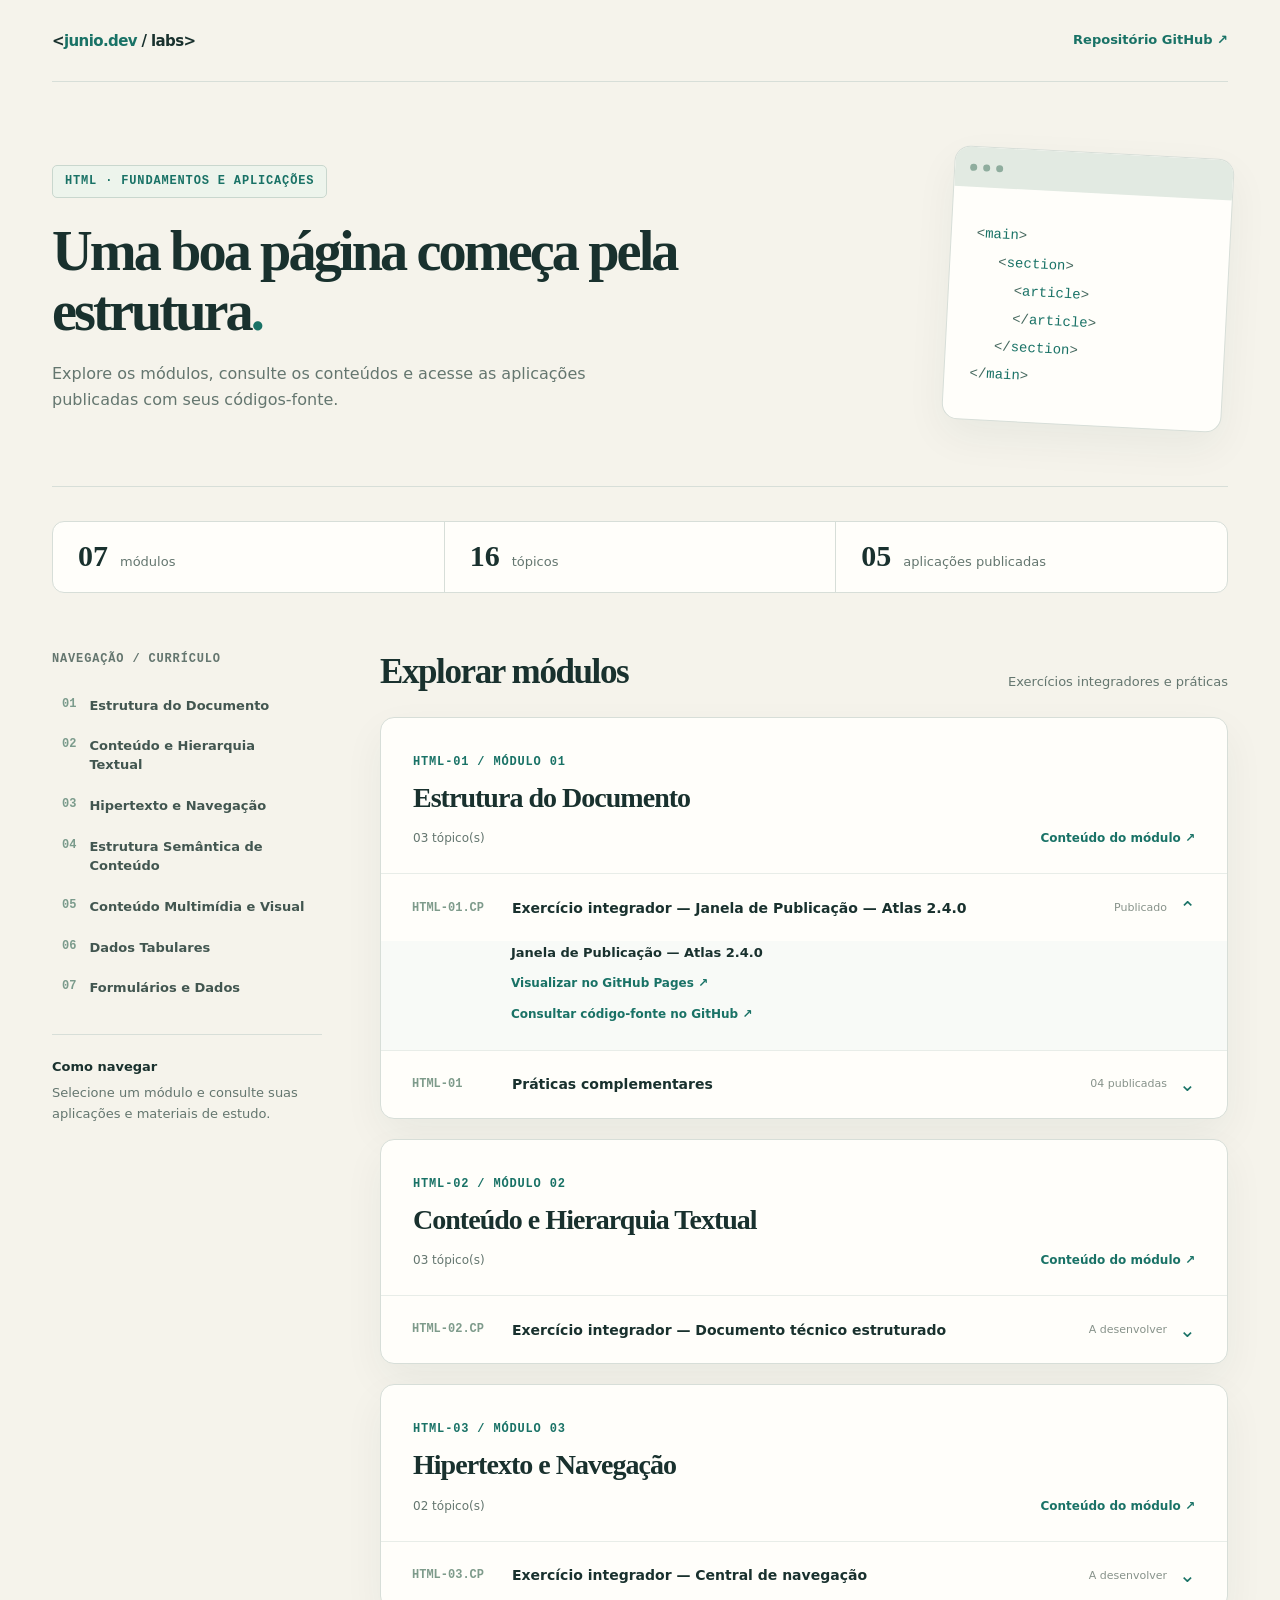
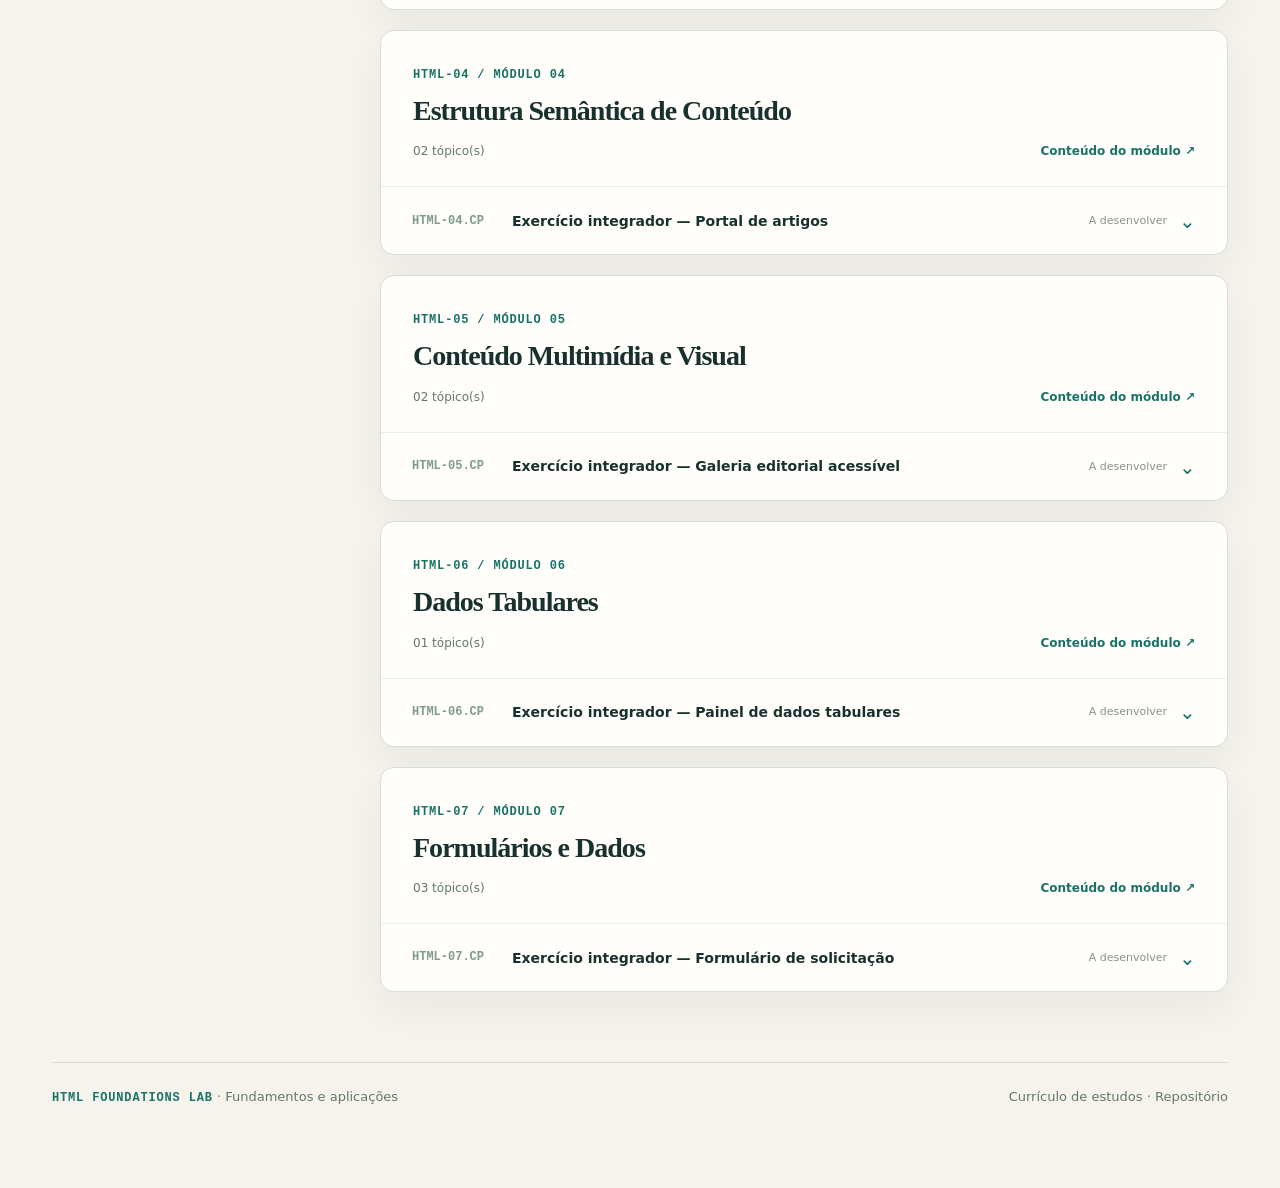
<file: html-lab/index.html>
<!DOCTYPE html>
<html lang="pt-BR">
<head>
  <meta charset="UTF-8">
  <meta name="viewport" content="width=device-width, initial-scale=1.0">
  <meta name="description" content="Módulos e aplicações do HTML Foundations Lab.">
  <title>HTML Foundations Lab — Exercícios</title>
  <link rel="stylesheet" href="./style.css">
</head>
<body>
<div class="page">
  <header class="topbar"><a class="wordmark" href="#top" aria-label="Voltar ao início">&lt;<em>junio.dev</em> / labs&gt;</a><a class="toplink" href="https://github.com/JunioHGD/html-foundations-lab" target="_blank" rel="noopener noreferrer">Repositório GitHub ↗</a></header>
  <main id="top">
    <section class="hero" aria-labelledby="page-title"><div class="hero-content"><span class="eyebrow">HTML · Fundamentos e aplicações</span><h1 id="page-title">Uma boa página começa pela estrutura<span class="accent">.</span></h1><p class="lead">Explore os módulos, consulte os conteúdos e acesse as aplicações publicadas com seus códigos-fonte.</p></div><div class="hero-graphic" aria-hidden="true"><div class="graphic-toolbar"><i></i><i></i><i></i></div><div class="graphic-lines">&lt;<span>main</span>&gt;<div class="indent">&lt;<span>section</span>&gt;</div><div class="indent">&nbsp; &lt;<span>article</span>&gt;</div><div class="indent">&nbsp; &lt;/<span>article</span>&gt;</div><div class="indent">&lt;/<span>section</span>&gt;</div>&lt;/<span>main</span>&gt;</div></div></section>
    <div class="stats" aria-label="Resumo curricular"><div class="stat"><strong>07</strong><span>módulos</span></div><div class="stat"><strong>16</strong><span>tópicos</span></div><div class="stat"><strong>05</strong><span>aplicações publicadas</span></div></div>
    <div class="layout"><aside class="sidebar" aria-label="Índice de módulos"><p class="aside-kicker">Navegação / currículo</p><nav aria-label="Ir para o módulo"><ol class="module-nav">
    <li><a href="#html-01"><span>01</span>Estrutura do Documento</a></li>
<li><a href="#html-02"><span>02</span>Conteúdo e Hierarquia Textual</a></li>
<li><a href="#html-03"><span>03</span>Hipertexto e Navegação</a></li>
<li><a href="#html-04"><span>04</span>Estrutura Semântica de Conteúdo</a></li>
<li><a href="#html-05"><span>05</span>Conteúdo Multimídia e Visual</a></li>
<li><a href="#html-06"><span>06</span>Dados Tabulares</a></li>
<li><a href="#html-07"><span>07</span>Formulários e Dados</a></li>
    </ol></nav><div class="sidebar-note"><strong>Como navegar</strong>Selecione um módulo e consulte suas aplicações e materiais de estudo.</div></aside>
    <div class="content"><div class="section-heading"><h2>Explorar módulos</h2><p>Exercícios integradores e práticas</p></div><div class="modules">
<section class="module" id="html-01" aria-labelledby="heading-html-01"><div class="module-header"><span class="module-id">HTML-01 / MÓDULO 01</span><h3 id="heading-html-01">Estrutura do Documento</h3><div class="module-meta"><span class="module-count">03 tópico(s)</span><a class="check-link" href="https://github.com/JunioHGD/html-foundations-lab/tree/main/modules/html-01-estrutura-do-documento" target="_blank" rel="noopener noreferrer">Conteúdo do módulo ↗</a></div></div>
<details class="topic" open><summary><span class="topic-id">HTML-01.CP</span><span class="topic-title">Exercício integrador — Janela de Publicação — Atlas 2.4.0</span><span class="topic-state">Publicado</span><span class="chevron" aria-hidden="true">⌄</span></summary><div class="topic-panel">
<div class="exercise-entry"><strong class="exercise-title">Janela de Publicação — Atlas 2.4.0</strong><div class="exercise-links"><a class="doc-link" href="https://juniohgd.github.io/html-foundations-lab/modules/html-01-estrutura-do-documento/" target="_blank" rel="noopener noreferrer">Visualizar no GitHub Pages ↗</a><a class="doc-link" href="https://github.com/JunioHGD/html-foundations-lab/tree/main/modules/html-01-estrutura-do-documento" target="_blank" rel="noopener noreferrer">Consultar código-fonte no GitHub ↗</a></div></div>
</div></details>
<details class="topic"><summary><span class="topic-id">HTML-01</span><span class="topic-title">Práticas complementares</span><span class="topic-state">04 publicadas</span><span class="chevron" aria-hidden="true">⌄</span></summary><div class="topic-panel">
<div class="exercise-entry"><strong class="exercise-title">Reparando a fila de suporte</strong><div class="exercise-links"><a class="doc-link" href="https://juniohgd.github.io/html-foundations-lab/modules/html-01-estrutura-do-documento/exercises/HTML-01.01-E01-reparando-a-fila-de-suporte/" target="_blank" rel="noopener noreferrer">Visualizar no GitHub Pages ↗</a><a class="doc-link" href="https://github.com/JunioHGD/html-foundations-lab/tree/main/modules/html-01-estrutura-do-documento/exercises/HTML-01.01-E01-reparando-a-fila-de-suporte" target="_blank" rel="noopener noreferrer">Consultar código-fonte no GitHub ↗</a></div></div>
<div class="exercise-entry"><strong class="exercise-title">Reconstruindo a conferência de expedição</strong><div class="exercise-links"><a class="doc-link" href="https://juniohgd.github.io/html-foundations-lab/modules/html-01-estrutura-do-documento/exercises/HTML-01.01-E02-reconstruindo-a-conferencia-de-expedi%C3%A7%C3%A3o/" target="_blank" rel="noopener noreferrer">Visualizar no GitHub Pages ↗</a><a class="doc-link" href="https://github.com/JunioHGD/html-foundations-lab/tree/main/modules/html-01-estrutura-do-documento/exercises/HTML-01.01-E02-reconstruindo-a-conferencia-de-expedi%C3%A7%C3%A3o" target="_blank" rel="noopener noreferrer">Consultar código-fonte no GitHub ↗</a></div></div>
<div class="exercise-entry"><strong class="exercise-title">Central de disponibilidade NexoOps</strong><div class="exercise-links"><a class="doc-link" href="https://juniohgd.github.io/html-foundations-lab/modules/html-01-estrutura-do-documento/exercises/HTML-01.02-E01-central-de-disponibilidade-nexoOps/" target="_blank" rel="noopener noreferrer">Visualizar no GitHub Pages ↗</a><a class="doc-link" href="https://github.com/JunioHGD/html-foundations-lab/tree/main/modules/html-01-estrutura-do-documento/exercises/HTML-01.02-E01-central-de-disponibilidade-nexoOps" target="_blank" rel="noopener noreferrer">Consultar código-fonte no GitHub ↗</a></div></div>
<div class="exercise-entry"><strong class="exercise-title">Painel de triagem de incidentes</strong><div class="exercise-links"><a class="doc-link" href="https://juniohgd.github.io/html-foundations-lab/modules/html-01-estrutura-do-documento/exercises/HTML-01.03-E01-painel-de-triagem-de-incidente/" target="_blank" rel="noopener noreferrer">Visualizar no GitHub Pages ↗</a><a class="doc-link" href="https://github.com/JunioHGD/html-foundations-lab/tree/main/modules/html-01-estrutura-do-documento/exercises/HTML-01.03-E01-painel-de-triagem-de-incidente" target="_blank" rel="noopener noreferrer">Consultar código-fonte no GitHub ↗</a></div></div>
</div></details>
</section>
<section class="module" id="html-02" aria-labelledby="heading-html-02"><div class="module-header"><span class="module-id">HTML-02 / MÓDULO 02</span><h3 id="heading-html-02">Conteúdo e Hierarquia Textual</h3><div class="module-meta"><span class="module-count">03 tópico(s)</span><a class="check-link" href="https://github.com/JunioHGD/html-foundations-lab/tree/main/modules/html-02-conteudo-e-hierarquia-textual" target="_blank" rel="noopener noreferrer">Conteúdo do módulo ↗</a></div></div>
<details class="topic"><summary><span class="topic-id">HTML-02.CP</span><span class="topic-title">Exercício integrador — Documento técnico estruturado</span><span class="topic-state">A desenvolver</span><span class="chevron" aria-hidden="true">⌄</span></summary><div class="topic-panel">
<p class="empty-state">Criar uma página de documentação com seções, listas, exemplos de código e referências textuais acessíveis.</p><a class="doc-link" href="https://github.com/JunioHGD/html-foundations-lab/tree/main/modules/html-02-conteudo-e-hierarquia-textual" target="_blank" rel="noopener noreferrer">Consultar objetivos e tópicos do módulo ↗</a>
</div></details>
</section>
<section class="module" id="html-03" aria-labelledby="heading-html-03"><div class="module-header"><span class="module-id">HTML-03 / MÓDULO 03</span><h3 id="heading-html-03">Hipertexto e Navegação</h3><div class="module-meta"><span class="module-count">02 tópico(s)</span><a class="check-link" href="https://github.com/JunioHGD/html-foundations-lab/tree/main/modules/html-03-hipertexto-e-navegacao" target="_blank" rel="noopener noreferrer">Conteúdo do módulo ↗</a></div></div>
<details class="topic"><summary><span class="topic-id">HTML-03.CP</span><span class="topic-title">Exercício integrador — Central de navegação</span><span class="topic-state">A desenvolver</span><span class="chevron" aria-hidden="true">⌄</span></summary><div class="topic-panel">
<p class="empty-state">Criar duas ou mais páginas interligadas, com menu, links internos e navegação acessível.</p><a class="doc-link" href="https://github.com/JunioHGD/html-foundations-lab/tree/main/modules/html-03-hipertexto-e-navegacao" target="_blank" rel="noopener noreferrer">Consultar objetivos e tópicos do módulo ↗</a>
</div></details>
</section>
<section class="module" id="html-04" aria-labelledby="heading-html-04"><div class="module-header"><span class="module-id">HTML-04 / MÓDULO 04</span><h3 id="heading-html-04">Estrutura Semântica de Conteúdo</h3><div class="module-meta"><span class="module-count">02 tópico(s)</span><a class="check-link" href="https://github.com/JunioHGD/html-foundations-lab/tree/main/modules/html-04-estrutura-semantica-de-conteudo" target="_blank" rel="noopener noreferrer">Conteúdo do módulo ↗</a></div></div>
<details class="topic"><summary><span class="topic-id">HTML-04.CP</span><span class="topic-title">Exercício integrador — Portal de artigos</span><span class="topic-state">A desenvolver</span><span class="chevron" aria-hidden="true">⌄</span></summary><div class="topic-panel">
<p class="empty-state">Organizar uma página com cabeçalho, navegação, conteúdo principal, artigos, informações complementares e rodapé.</p><a class="doc-link" href="https://github.com/JunioHGD/html-foundations-lab/tree/main/modules/html-04-estrutura-semantica-de-conteudo" target="_blank" rel="noopener noreferrer">Consultar objetivos e tópicos do módulo ↗</a>
</div></details>
</section>
<section class="module" id="html-05" aria-labelledby="heading-html-05"><div class="module-header"><span class="module-id">HTML-05 / MÓDULO 05</span><h3 id="heading-html-05">Conteúdo Multimídia e Visual</h3><div class="module-meta"><span class="module-count">02 tópico(s)</span><a class="check-link" href="https://github.com/JunioHGD/html-foundations-lab/tree/main/modules/html-05-conteudo-multimidia-e-visual" target="_blank" rel="noopener noreferrer">Conteúdo do módulo ↗</a></div></div>
<details class="topic"><summary><span class="topic-id">HTML-05.CP</span><span class="topic-title">Exercício integrador — Galeria editorial acessível</span><span class="topic-state">A desenvolver</span><span class="chevron" aria-hidden="true">⌄</span></summary><div class="topic-panel">
<p class="empty-state">Apresentar imagens e legendas em uma página semântica e responsiva; incluir áudio ou vídeo somente se houver motivo funcional.</p><a class="doc-link" href="https://github.com/JunioHGD/html-foundations-lab/tree/main/modules/html-05-conteudo-multimidia-e-visual" target="_blank" rel="noopener noreferrer">Consultar objetivos e tópicos do módulo ↗</a>
</div></details>
</section>
<section class="module" id="html-06" aria-labelledby="heading-html-06"><div class="module-header"><span class="module-id">HTML-06 / MÓDULO 06</span><h3 id="heading-html-06">Dados Tabulares</h3><div class="module-meta"><span class="module-count">01 tópico(s)</span><a class="check-link" href="https://github.com/JunioHGD/html-foundations-lab/tree/main/modules/html-06-dados-tabulares" target="_blank" rel="noopener noreferrer">Conteúdo do módulo ↗</a></div></div>
<details class="topic"><summary><span class="topic-id">HTML-06.CP</span><span class="topic-title">Exercício integrador — Painel de dados tabulares</span><span class="topic-state">A desenvolver</span><span class="chevron" aria-hidden="true">⌄</span></summary><div class="topic-panel">
<p class="empty-state">Exibir um conjunto coerente de registros em tabela com cabeçalhos, legenda e organização semântica.</p><a class="doc-link" href="https://github.com/JunioHGD/html-foundations-lab/tree/main/modules/html-06-dados-tabulares" target="_blank" rel="noopener noreferrer">Consultar objetivos e tópicos do módulo ↗</a>
</div></details>
</section>
<section class="module" id="html-07" aria-labelledby="heading-html-07"><div class="module-header"><span class="module-id">HTML-07 / MÓDULO 07</span><h3 id="heading-html-07">Formulários e Dados</h3><div class="module-meta"><span class="module-count">03 tópico(s)</span><a class="check-link" href="https://github.com/JunioHGD/html-foundations-lab/tree/main/modules/html-07-formularios-e-dados" target="_blank" rel="noopener noreferrer">Conteúdo do módulo ↗</a></div></div>
<details class="topic"><summary><span class="topic-id">HTML-07.CP</span><span class="topic-title">Exercício integrador — Formulário de solicitação</span><span class="topic-state">A desenvolver</span><span class="chevron" aria-hidden="true">⌄</span></summary><div class="topic-panel">
<p class="empty-state">Implementar formulário acessível com campos relacionados, validação e comportamento de submissão observável no navegador.</p><a class="doc-link" href="https://github.com/JunioHGD/html-foundations-lab/tree/main/modules/html-07-formularios-e-dados" target="_blank" rel="noopener noreferrer">Consultar objetivos e tópicos do módulo ↗</a>
</div></details>
</section>
</div></div></div>
  </main>
  <footer class="footer"><span><strong class="footer-label">HTML Foundations Lab</strong> · Fundamentos e aplicações</span><span><a href="https://github.com/JunioHGD/html-foundations-lab/blob/main/curriculum/curriculum.md" target="_blank" rel="noopener noreferrer">Currículo de estudos</a> · <a href="https://github.com/JunioHGD/html-foundations-lab" target="_blank" rel="noopener noreferrer">Repositório</a></span></footer>
</div>
</body>
</html>
</file>
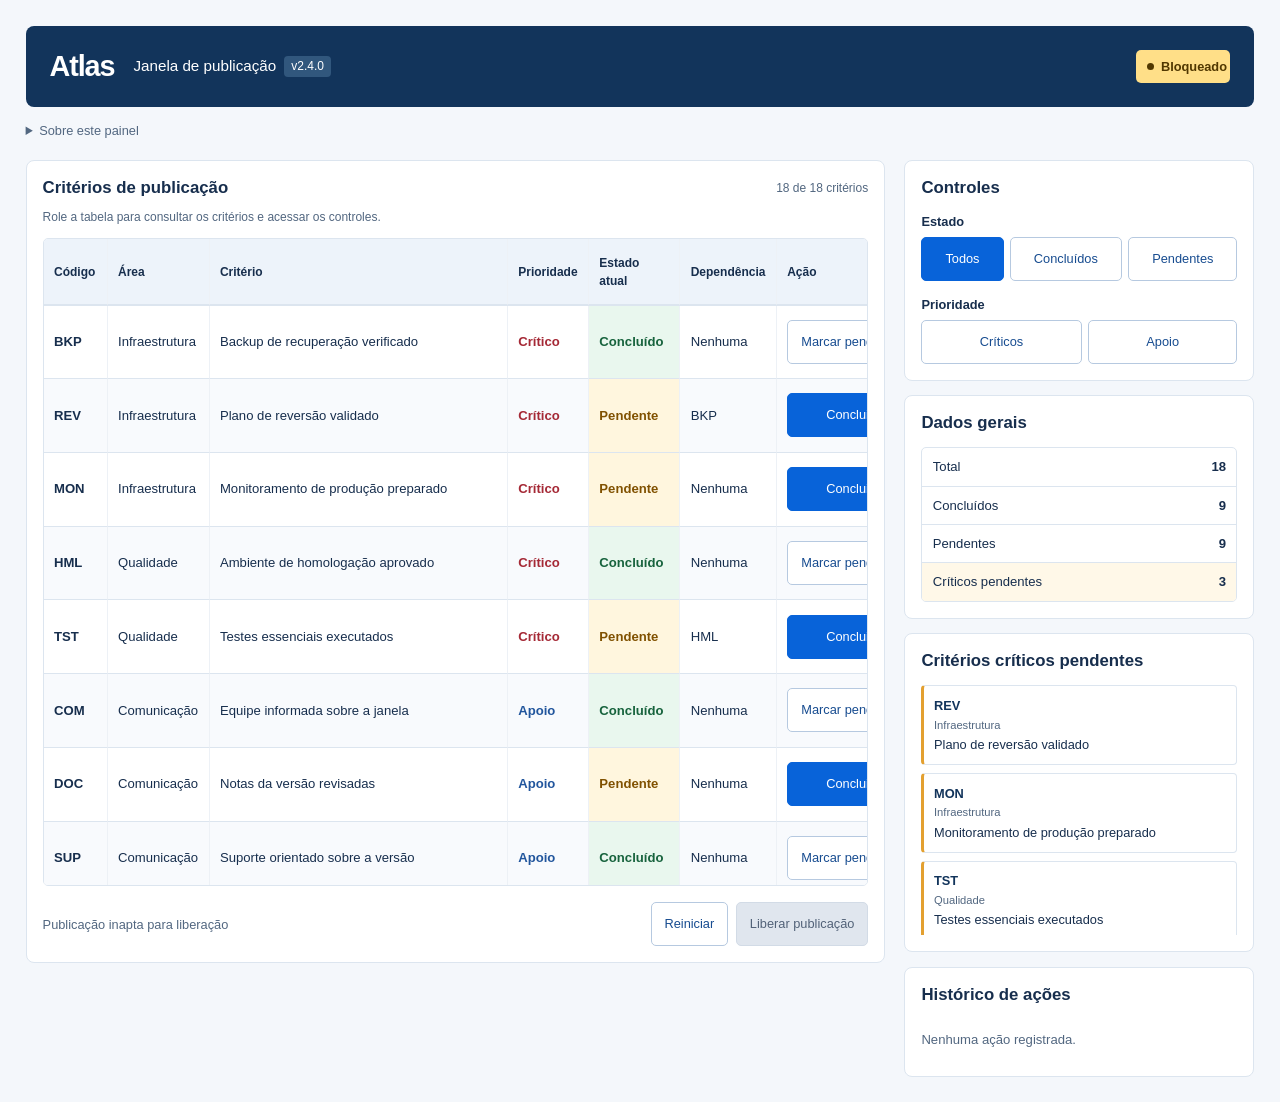
<file: modules/html-01-estrutura-do-documento/index.html>
<!DOCTYPE html>
<html lang="pt-BR">
    <head>
        <meta charset="UTF-8">
        <meta name="description" content="Acompanhe os critérios, as dependências e o histórico de ações da publicação do Atlas 2.4.0.">
        <meta name="viewport" content="width=device-width, initial-scale=1.0">
        <title>Atlas v:2.4.0 - Janela de Publicação - Bloqueado</title>
        <link rel="stylesheet" href="styles.css">
        <script src="script.js" defer></script>
    </head>
    <body>
        <a class="skip-link" href="#criteriaTableRegion">Ir para os critérios</a>
        <main class="app-shell">
            <header class="page-header">
                <div class="brand">
                    <h1>Atlas <span class="visually-hidden">Software Product</span></h1>
                    <p>Janela de publicação <span class="version">v2.4.0</span></p>
                </div>
                <p class="publication-status">
                    <span class="status-dot" aria-hidden="true"></span>
                    <span id="statusInfo">Bloqueado</span>
                </p>
            </header>
            <details class="panel-description">
                <summary>Sobre este painel</summary>
                <p>Este painel acompanha os critérios técnicos e operacionais para a publicação da versão 2.4.0 do Atlas, permitindo consultar pendências e registrar uma liberação simulada. A publicação começa bloqueada por três critérios críticos pendentes e só poderá ser liberada quando todos os critérios críticos estiverem concluídos.</p>
            </details>

            <div class="dashboard">
                <article class="monitor-panel" aria-label="Acompanhamento da publicação">
                    <section class="card filter-panel" aria-labelledby="filtersHeading">
                        <h2 id="filtersHeading">Controles</h2>
                        <fieldset>
                            <legend>Estado</legend>
                            <div class="filter-buttons">
                                <button type="button" class="filterType" data-filterType="all" aria-pressed="true">Todos</button>
                                <button type="button" class="filterType" data-filterType="concluded" aria-pressed="false">Concluídos</button>
                                <button type="button" class="filterType" data-filterType="pending" aria-pressed="false">Pendentes</button>
                            </div>
                        </fieldset>
                        <fieldset>
                            <legend>Prioridade</legend>
                            <div class="filter-buttons">
                                <button type="button" class="filterType" data-filterType="critical" aria-pressed="false">Críticos</button>
                                <button type="button" class="filterType" data-filterType="support" aria-pressed="false">Apoio</button>
                            </div>
                        </fieldset>
                    </section>
                    <section class="card summary-panel" aria-labelledby="summaryHeading">
                        <h2 id="summaryHeading">Dados gerais</h2>
                        <table class="summary-table">
                            <caption class="visually-hidden">Totais dos critérios de publicação</caption>
                            <tbody>
                                <tr>
                                    <th scope="row">Total</th>
                                    <td id="totalCriteria"></td>
                                </tr>
                                <tr>
                                    <th scope="row">Concluídos</th>
                                    <td id="concludedCriteria"></td>
                                </tr>
                                <tr>
                                    <th scope="row">Pendentes</th>
                                    <td id="pendingCriteria"></td>
                                </tr>
                                <tr>
                                    <th scope="row">Críticos pendentes</th>
                                    <td id="pendingCritical"></td>
                                </tr>
                            </tbody>
                        </table>
                    </section>
                    <aside class="activity-panels" aria-label="Pendências e movimentações">
                        <section class="card critical-panel" id="criticalPendingCriteria" aria-labelledby="criticalHeading">
                            <h2 id="criticalHeading">Critérios críticos pendentes</h2>
                            <div class="activity-scroll" tabindex="0" role="region" aria-labelledby="criticalHeading">
                                <p class="empty-message" id="criterionStatusInfo"></p>
                                <ul id="criterionCriticalPanel"></ul>
                            </div>
                        </section>
                        <section class="card history-panel" id="criterionHistorical" aria-labelledby="historyHeading">
                            <h2 id="historyHeading">Histórico de ações</h2>
                            <div class="activity-scroll" tabindex="0" role="region" aria-labelledby="historyHeading">
                                <p class="empty-message" id="historyMessage"></p>
                                <ol id="criterionHistoryList"></ol>
                            </div>
                        </section>
                    </aside>
                </article>

                <section class="card criteria-section" aria-labelledby="criteriaHeading">
                    <div class="section-heading">
                        <h2 id="criteriaHeading">Critérios de publicação</h2>
                        <p id="visibleCriteriaCount" role="status"></p>
                    </div>
                    <p class="scroll-hint" id="tableScrollHint">Role a tabela para consultar os critérios e acessar os controles.</p>
                    <div class="table-scroll" id="criteriaTableRegion" tabindex="0" role="region" aria-labelledby="criteriaHeading" aria-describedby="tableScrollHint">
                        <table class="criteria-table">
                            <caption class="visually-hidden">Critérios para a publicação da versão 2.4.0</caption>
                            <thead>
                                <tr>
                                    <th scope="col">Código</th>
                                    <th scope="col">Área</th>
                                    <th scope="col">Critério</th>
                                    <th scope="col">Prioridade</th>
                                    <th scope="col">Estado atual</th>
                                    <th scope="col">Dependência</th>
                                    <th scope="col" title="Alterne o estado atual de cada critério">Ação</th>
                                </tr>
                            </thead>
                            <tbody id="criterionPanel">
                                <tr class="criterionInfo" data-code="BKP">
                                    <th scope="row">BKP</th>
                                    <td data-area="Infraestrutura">Infraestrutura</td>
                                    <td data-criterion="Backup de recuperação verificado">Backup de recuperação verificado</td>
                                    <td data-priority="critical">Crítico</td>
                                    <td data-state="concluded">Concluído</td>
                                    <td data-dependence="none">Nenhuma</td>
                                    <td>
                                        <button class="stateChange" data-code="BKP"></button>
                                    </td>
                                </tr>
                                <tr class="criterionInfo" data-code="REV">
                                    <th scope="row">REV</th>
                                    <td data-area="Infraestrutura">Infraestrutura</td>
                                    <td data-criterion="Plano de reversão validado">Plano de reversão validado</td>
                                    <td data-priority="critical">Crítico</td>
                                    <td data-state="pending">Pendente</td>
                                    <td data-dependence="BKP">BKP</td>
                                    <td>
                                        <button class="stateChange" data-code="REV"></button>
                                    </td>
                                </tr>
                                <tr class="criterionInfo" data-code="MON">
                                    <th scope="row">MON</th>
                                    <td data-area="Infraestrutura">Infraestrutura</td>
                                    <td data-criterion="Monitoramento de produção preparado">Monitoramento de produção preparado</td>
                                    <td data-priority="critical">Crítico</td>
                                    <td data-state="pending">Pendente</td>
                                    <td data-dependence="none">Nenhuma</td>
                                    <td>
                                        <button class="stateChange" data-code="MON"></button>
                                    </td>
                                </tr>
                                <tr class="criterionInfo" data-code="HML">
                                    <th scope="row">HML</th>
                                    <td data-area="Qualidade">Qualidade</td>
                                    <td data-criterion="Ambiente de homologação aprovado">Ambiente de homologação aprovado</td>
                                    <td data-priority="critical">Crítico</td>
                                    <td data-state="concluded">Concluído</td>
                                    <td data-dependence="none">Nenhuma</td>
                                    <td>
                                        <button class="stateChange" data-code="HML"></button>
                                    </td>
                                </tr>
                                <tr class="criterionInfo" data-code="TST">
                                    <th scope="row">TST</th>
                                    <td data-area="Qualidade">Qualidade</td>
                                    <td data-criterion="Testes essenciais executados">Testes essenciais executados</td>
                                    <td data-priority="critical">Crítico</td>
                                    <td data-state="pending">Pendente</td>
                                    <td data-dependence="HML">HML</td>
                                    <td>
                                        <button class="stateChange" data-code="TST"></button>
                                    </td>
                                </tr>
                                <tr class="criterionInfo" data-code="COM">
                                    <th scope="row">COM</th>
                                    <td data-area="Comunicação">Comunicação</td>
                                    <td data-criterion="Equipe informada sobre a janela">Equipe informada sobre a janela</td>
                                    <td data-priority="support">Apoio</td>
                                    <td data-state="concluded">Concluído</td>
                                    <td data-dependence="none">Nenhuma</td>
                                    <td>
                                        <button class="stateChange" data-code="COM"></button>
                                    </td>
                                </tr>
                                <tr class="criterionInfo" data-code="DOC">
                                    <th scope="row">DOC</th>
                                    <td data-area="Comunicação">Comunicação</td>
                                    <td data-criterion="Notas da versão revisadas">Notas da versão revisadas</td>
                                    <td data-priority="support">Apoio</td>
                                    <td data-state="pending">Pendente</td>
                                    <td data-dependence="none">Nenhuma</td>
                                    <td>
                                        <button class="stateChange" data-code="DOC"></button>
                                    </td>
                                </tr>
                                <tr class="criterionInfo" data-code="SUP">
                                    <th scope="row">SUP</th>
                                    <td data-area="Comunicação">Comunicação</td>
                                    <td data-criterion="Suporte orientado sobre a versão">Suporte orientado sobre a versão</td>
                                    <td data-priority="support">Apoio</td>
                                    <td data-state="concluded">Concluído</td>
                                    <td data-dependence="none">Nenhuma</td>
                                    <td>
                                        <button class="stateChange" data-code="SUP"></button>
                                    </td>
                                </tr>
                                <tr class="criterionInfo" data-code="INV">
                                    <th scope="row">INV</th>
                                    <td data-area="Infraestrutura">Infraestrutura</td>
                                    <td data-criterion="Inventário dos serviços atualizado">Inventário dos serviços atualizado</td>
                                    <td data-priority="support">Apoio</td>
                                    <td data-state="concluded">Concluído</td>
                                    <td data-dependence="none">Nenhuma</td>
                                    <td>
                                        <button class="stateChange" data-code="INV"></button>
                                    </td>
                                </tr>
                                <tr class="criterionInfo" data-code="EVD">
                                    <th scope="row">EVD</th>
                                    <td data-area="Qualidade">Qualidade</td>
                                    <td data-criterion="Evidências da homologação organizadas">Evidências da homologação organizadas</td>
                                    <td data-priority="support">Apoio</td>
                                    <td data-state="pending">Pendente</td>
                                    <td data-dependence="HML">HML</td>
                                    <td>
                                        <button class="stateChange" data-code="EVD"></button>
                                    </td>
                                </tr>
                                <tr class="criterionInfo" data-code="FAQ">
                                    <th scope="row">FAQ</th>
                                    <td data-area="Comunicação">Comunicação</td>
                                    <td data-criterion="Perguntas frequentes da versão atualizadas">Perguntas frequentes da versão atualizadas</td>
                                    <td data-priority="support">Apoio</td>
                                    <td data-state="pending">Pendente</td>
                                    <td data-dependence="none">Nenhuma</td>
                                    <td>
                                        <button class="stateChange" data-code="FAQ"></button>
                                    </td>
                                </tr>
                                <tr class="criterionInfo" data-code="CTT">
                                    <th scope="row">CTT</th>
                                    <td data-area="Comunicação">Comunicação</td>
                                    <td data-criterion="Lista de contatos de plantão revisada">Lista de contatos de plantão revisada</td>
                                    <td data-priority="support">Apoio</td>
                                    <td data-state="concluded">Concluído</td>
                                    <td data-dependence="none">Nenhuma</td>
                                    <td>
                                        <button class="stateChange" data-code="CTT"></button>
                                    </td>
                                </tr>
                                <tr class="criterionInfo" data-code="LOG">
                                    <th scope="row">LOG</th>
                                    <td data-area="Infraestrutura">Infraestrutura</td>
                                    <td data-criterion="Política de retenção dos logs documentada">Política de retenção dos logs documentada</td>
                                    <td data-priority="support">Apoio</td>
                                    <td data-state="concluded">Concluído</td>
                                    <td data-dependence="none">Nenhuma</td>
                                    <td>
                                        <button class="stateChange" data-code="LOG"></button>
                                    </td>
                                </tr>
                                <tr class="criterionInfo" data-code="CAP">
                                    <th scope="row">CAP</th>
                                    <td data-area="Infraestrutura">Infraestrutura</td>
                                    <td data-criterion="Relatório de capacidade dos serviços revisado">Relatório de capacidade dos serviços revisado</td>
                                    <td data-priority="support">Apoio</td>
                                    <td data-state="pending">Pendente</td>
                                    <td data-dependence="none">Nenhuma</td>
                                    <td>
                                        <button class="stateChange" data-code="CAP"></button>
                                    </td>
                                </tr>
                                <tr class="criterionInfo" data-code="CMP">
                                    <th scope="row">CMP</th>
                                    <td data-area="Qualidade">Qualidade</td>
                                    <td data-criterion="Matriz de compatibilidade atualizada">Matriz de compatibilidade atualizada</td>
                                    <td data-priority="support">Apoio</td>
                                    <td data-state="concluded">Concluído</td>
                                    <td data-dependence="none">Nenhuma</td>
                                    <td>
                                        <button class="stateChange" data-code="CMP"></button>
                                    </td>
                                </tr>
                                <tr class="criterionInfo" data-code="RLT">
                                    <th scope="row">RLT</th>
                                    <td data-area="Qualidade">Qualidade</td>
                                    <td data-criterion="Relatório dos testes essenciais revisado">Relatório dos testes essenciais revisado</td>
                                    <td data-priority="support">Apoio</td>
                                    <td data-state="pending">Pendente</td>
                                    <td data-dependence="TST">TST</td>
                                    <td>
                                        <button class="stateChange" data-code="RLT"></button>
                                    </td>
                                </tr>
                                <tr class="criterionInfo" data-code="GUI">
                                    <th scope="row">GUI</th>
                                    <td data-area="Comunicação">Comunicação</td>
                                    <td data-criterion="Guia das novidades da versão preparado">Guia das novidades da versão preparado</td>
                                    <td data-priority="support">Apoio</td>
                                    <td data-state="pending">Pendente</td>
                                    <td data-dependence="DOC">DOC</td>
                                    <td>
                                        <button class="stateChange" data-code="GUI"></button>
                                    </td>
                                </tr>
                                <tr class="criterionInfo" data-code="CAN">
                                    <th scope="row">CAN</th>
                                    <td data-area="Comunicação">Comunicação</td>
                                    <td data-criterion="Canal de acompanhamento da publicação divulgado">Canal de acompanhamento da publicação divulgado</td>
                                    <td data-priority="support">Apoio</td>
                                    <td data-state="concluded">Concluído</td>
                                    <td data-dependence="none">Nenhuma</td>
                                    <td>
                                        <button class="stateChange" data-code="CAN"></button>
                                    </td>
                                </tr>
                            </tbody>
                        </table>
                    </div>
                    <p class="empty-message" id="emptyFilterMessage" hidden>Nenhum critério corresponde ao filtro selecionado.</p>
                    <footer class="table-footer">
                        <p id="currentStatusInfo" role="status" aria-live="polite"></p>
                        <div class="publication-actions">
                            <button type="button" id="resetButton" title="Retornar todos os critérios aos estados iniciais.">Reiniciar</button>
                            <button type="button" id="concludedCriteriaButton" title="Conclua todos os critérios críticos para liberar a publicação.">Liberar publicação</button>
                        </div>
                    </footer>
                </section>
            </div>
        </main>
    </body>
</html>
</file>
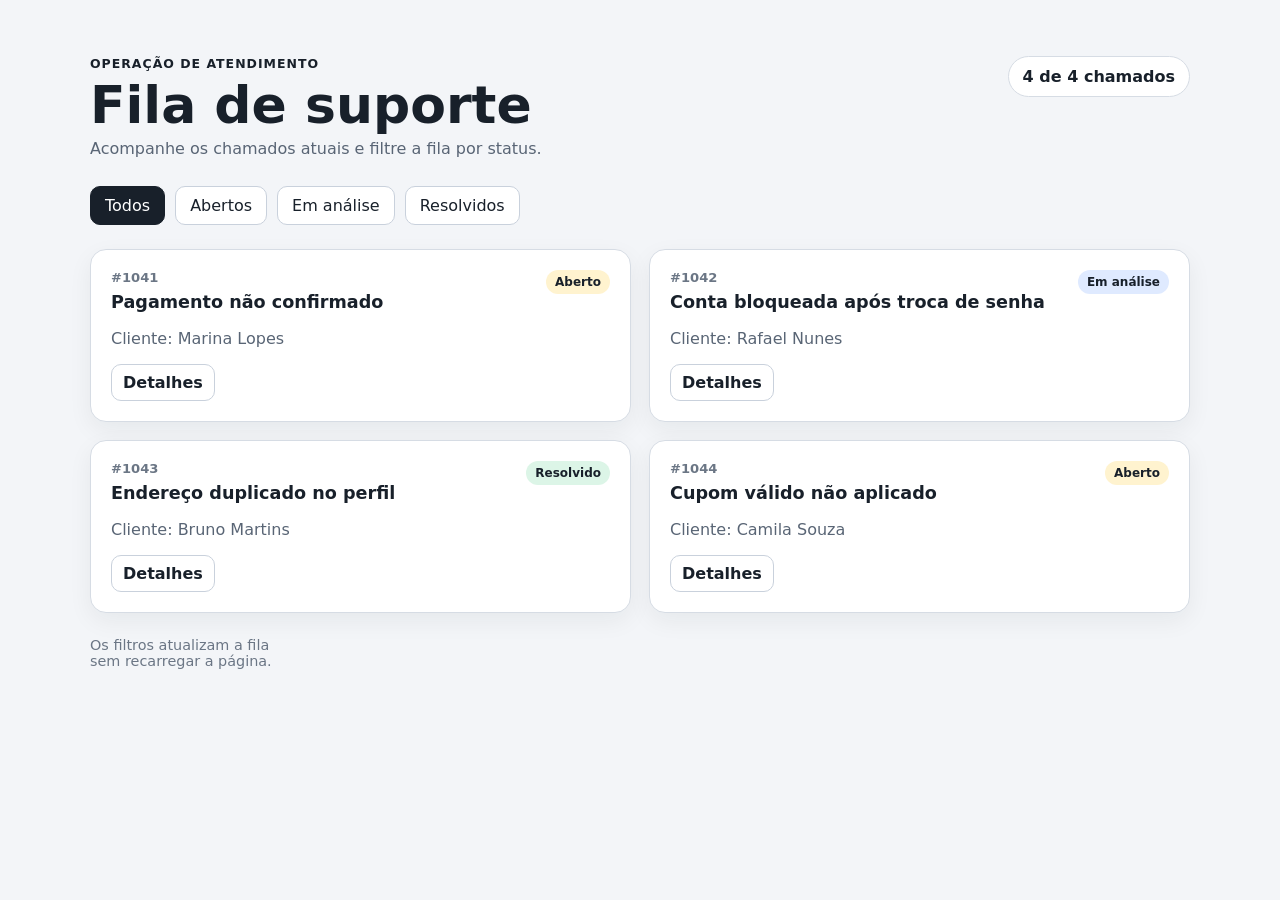
<file: modules/html-01-estrutura-do-documento/exercises/HTML-01.01-E01-reparando-a-fila-de-suporte/index.html>
<!DOCTYPE html>
<html lang="pt-BR">
  <head>
    <meta charset="UTF-8">
    <meta name="viewport" content="width=device-width, initial-scale=1.0">
    <title>Fila de suporte</title>
    <link rel="stylesheet" href="./styles.css">
    <script src="./script.js" defer></script>
  </head>

  <body>
    <div class="app-shell">
      <div class="topbar">
        <div>
          <p class="eyebrow">Operação de atendimento</p>
          <h1>Fila de suporte</h1>
          <p class="subtitle">Acompanhe os chamados atuais e filtre a fila por status.</p>
        </div>

        <p class="summary" id="summary">4 de 4 chamados</p>
      </div>

      <div class="filters" aria-label="Filtros de status">
        <button class="filter-button is-active" type="button" data-filter="all">Todos</button>
        <button class="filter-button" type="button" data-filter="open">Abertos</button>
        <button class="filter-button" type="button" data-filter="analysis">Em análise</button>
        <button class="filter-button" type="button" data-filter="resolved">Resolvidos</button>
      </div>

      <!-- .ticket-list
       Região destinada a conter e exibir as informações e status de cada chamado realizado
      -->

      <div class="ticket-list" id="ticketList">

        <article class="ticket" data-status="open">
          <div class="ticket-heading">
            <div>
              <p class="ticket-code">#1041</p>
              <h2>Pagamento não confirmado</h2>
            </div>
            <span class="status status-open">Aberto</span>
          </div>
          <p class="ticket-owner">Cliente: Marina Lopes</p>
          <button class="details-toggle" type="button" aria-expanded="false">Detalhes</button>
          <p class="ticket-details" hidden>O pagamento foi aprovado no banco, mas ainda não aparece no histórico do pedido.</p>
        </article>

        <article class="ticket" data-status="analysis">
          <div class="ticket-heading">
            <div>
              <p class="ticket-code">#1042</p>
              <h2>Conta bloqueada após troca de senha</h2>
            </div>
            <span class="status status-analysis">Em análise</span>
          </div>
          <p class="ticket-owner">Cliente: Rafael Nunes</p>
          <button class="details-toggle" type="button" aria-expanded="false">Detalhes</button>
          <p class="ticket-details" hidden>O cliente redefiniu a senha, mas recebe uma mensagem de bloqueio ao tentar entrar novamente.</p>
        </article>

        <article class="ticket" data-status="resolved">
          <div class="ticket-heading">
            <div>
              <p class="ticket-code">#1043</p>
              <h2>Endereço duplicado no perfil</h2>
            </div>
            <span class="status status-resolved">Resolvido</span>
          </div>
          <p class="ticket-owner">Cliente: Bruno Martins</p>
          <button class="details-toggle" type="button" aria-expanded="false">Detalhes</button>
          <p class="ticket-details" hidden>O cadastro apresentava duas cópias do mesmo endereço após uma atualização do perfil.</p>
        </article>

        <article class="ticket" data-status="open">
          <div class="ticket-heading">
            <div>
              <p class="ticket-code">#1044</p>
              <h2>Cupom válido não aplicado</h2>
            </div>
            <span class="status status-open">Aberto</span>
          </div>
          <p class="ticket-owner">Cliente: Camila Souza</p>
          <button class="details-toggle" type="button" aria-expanded="false">Detalhes</button>
          <p class="ticket-details" hidden>O cupom aparece como válido, mas o desconto não é refletido no resumo da compra.</p>
        </article>
      </div>

      <p class="footnote">Os filtros atualizam a fila<br>sem recarregar a página.</p>
    </div>
  </body>
</html>
</file>
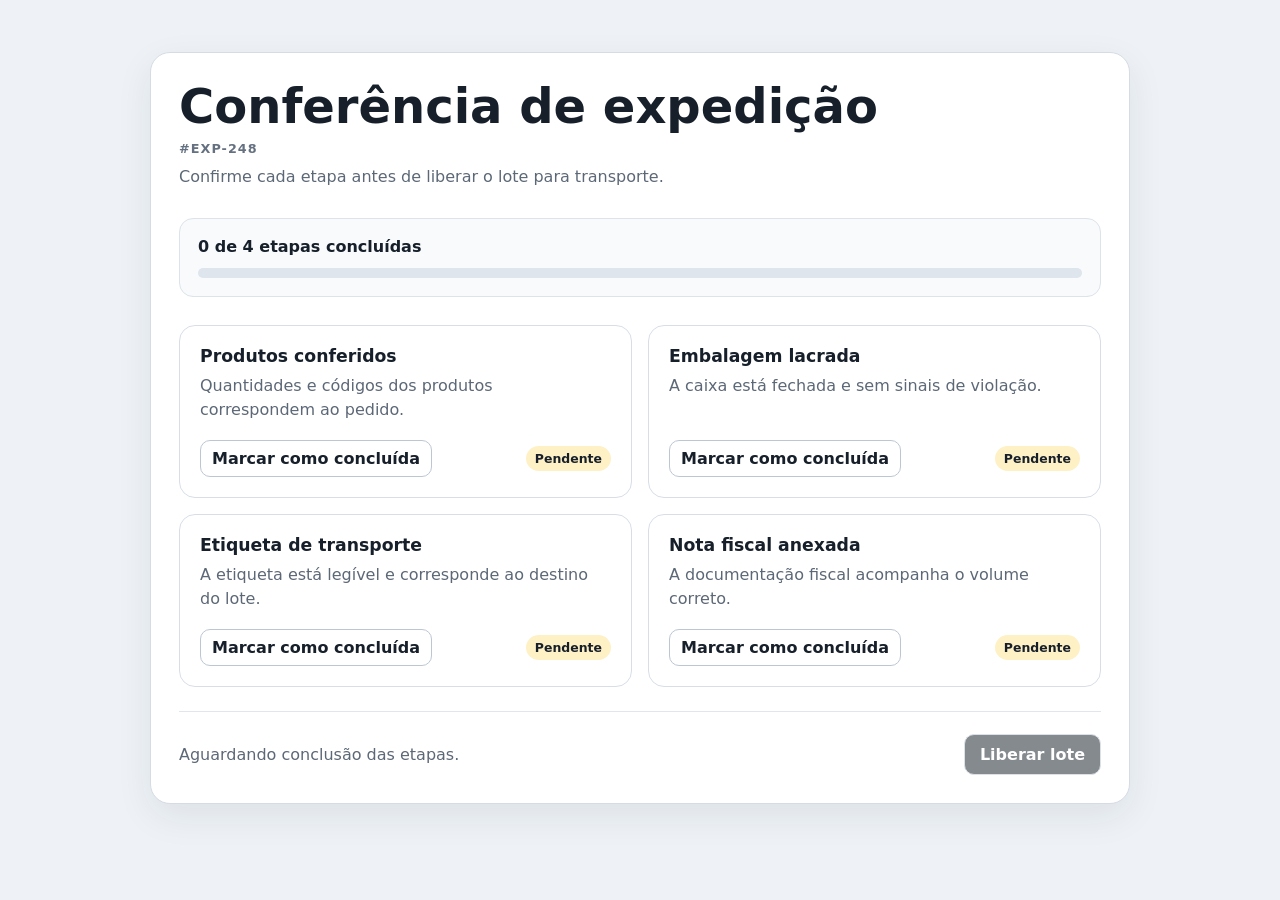
<file: modules/html-01-estrutura-do-documento/exercises/HTML-01.01-E02-reconstruindo-a-conferencia-de-expedição/index.html>
<!DOCTYPE html>
<html lang="pt-BR">
<head>
    <meta charset="UTF-8">
    <meta name="viewport" content="width=device-width, initial-scale=1.0">
    <title>Conferência de expedição</title>
    <link rel="stylesheet" href="styles.css">
    <script src="script.js" defer></script>
</head>
<body>

    <main class="batch-panel">
      <article class="panel-card">
        <header>
          <h1>Conferência de expedição</h1>
          <p class="batch-code">#EXP-248</p>
          <p class="intro">Confirme cada etapa antes de liberar o lote para transporte.</p>
        </header>

        <article class="progress-block">
          <section class="progress-row">
            <p id="progressText"></p>      
          </section>

          <section class="progress-track">
            <div id="progressFill"></div>
          </section>
        </article>
        
        <!-- article class="check-list" >> Bloco destinado as operações necessárias destinadas a expedição de produtos, devidamente organizadas em ordem lógica. 
        -->

        <article class="check-list">

          <section class="check-item">
            <h2>Produtos conferidos</h2>
            
            <div class="check-description">
              <p>Quantidades e códigos dos produtos correspondem ao pedido.</p>
            </div>
            <div class="check-footer">
              <button type="button" class="check-toggle">Marcar como concluída</button>
              <span class="check-state">Pendente</span>
            </div>
          </section>
      
          <section class="check-item">
            <h2>Embalagem lacrada</h2>
    
            <div class="check-description">
              <p>A caixa está fechada e sem sinais de violação.</p>
            </div>

            <div class="check-footer">
              <button type="button" class="check-toggle">Marcar como concluída</button>
              <span class="check-state">Pendente</span>
            </div>
          </section>

          <section class="check-item">
            <h2>Etiqueta de transporte</h2>            
            
            <div class="check-description">
              <p>A etiqueta está legível e corresponde ao destino do lote.</p>
            </div>

            <div class="check-footer">
              <button type="button" class="check-toggle">Marcar como concluída</button>
              <span class="check-state">Pendente</span>
            </div>
          </section>

          <section class="check-item">
            <h2>Nota fiscal anexada</h2>
            
            <div class="check-description">
              <p>A documentação fiscal acompanha o volume correto.</p>
            </div>

            <div class="check-footer">
              <button type="button" class="check-toggle">Marcar como concluída</button>
              <span class="check-state">Pendente</span>
            </div>
          </section>

        </article>

        <footer class="release-area">
          <p id="statusMessage">Aguardando conclusão das etapas.</p>
          <button type="button" id="releaseBatch">Liberar lote</button>
        </footer>
      </article>           
      
    </main>
</body>
</html>
</file>
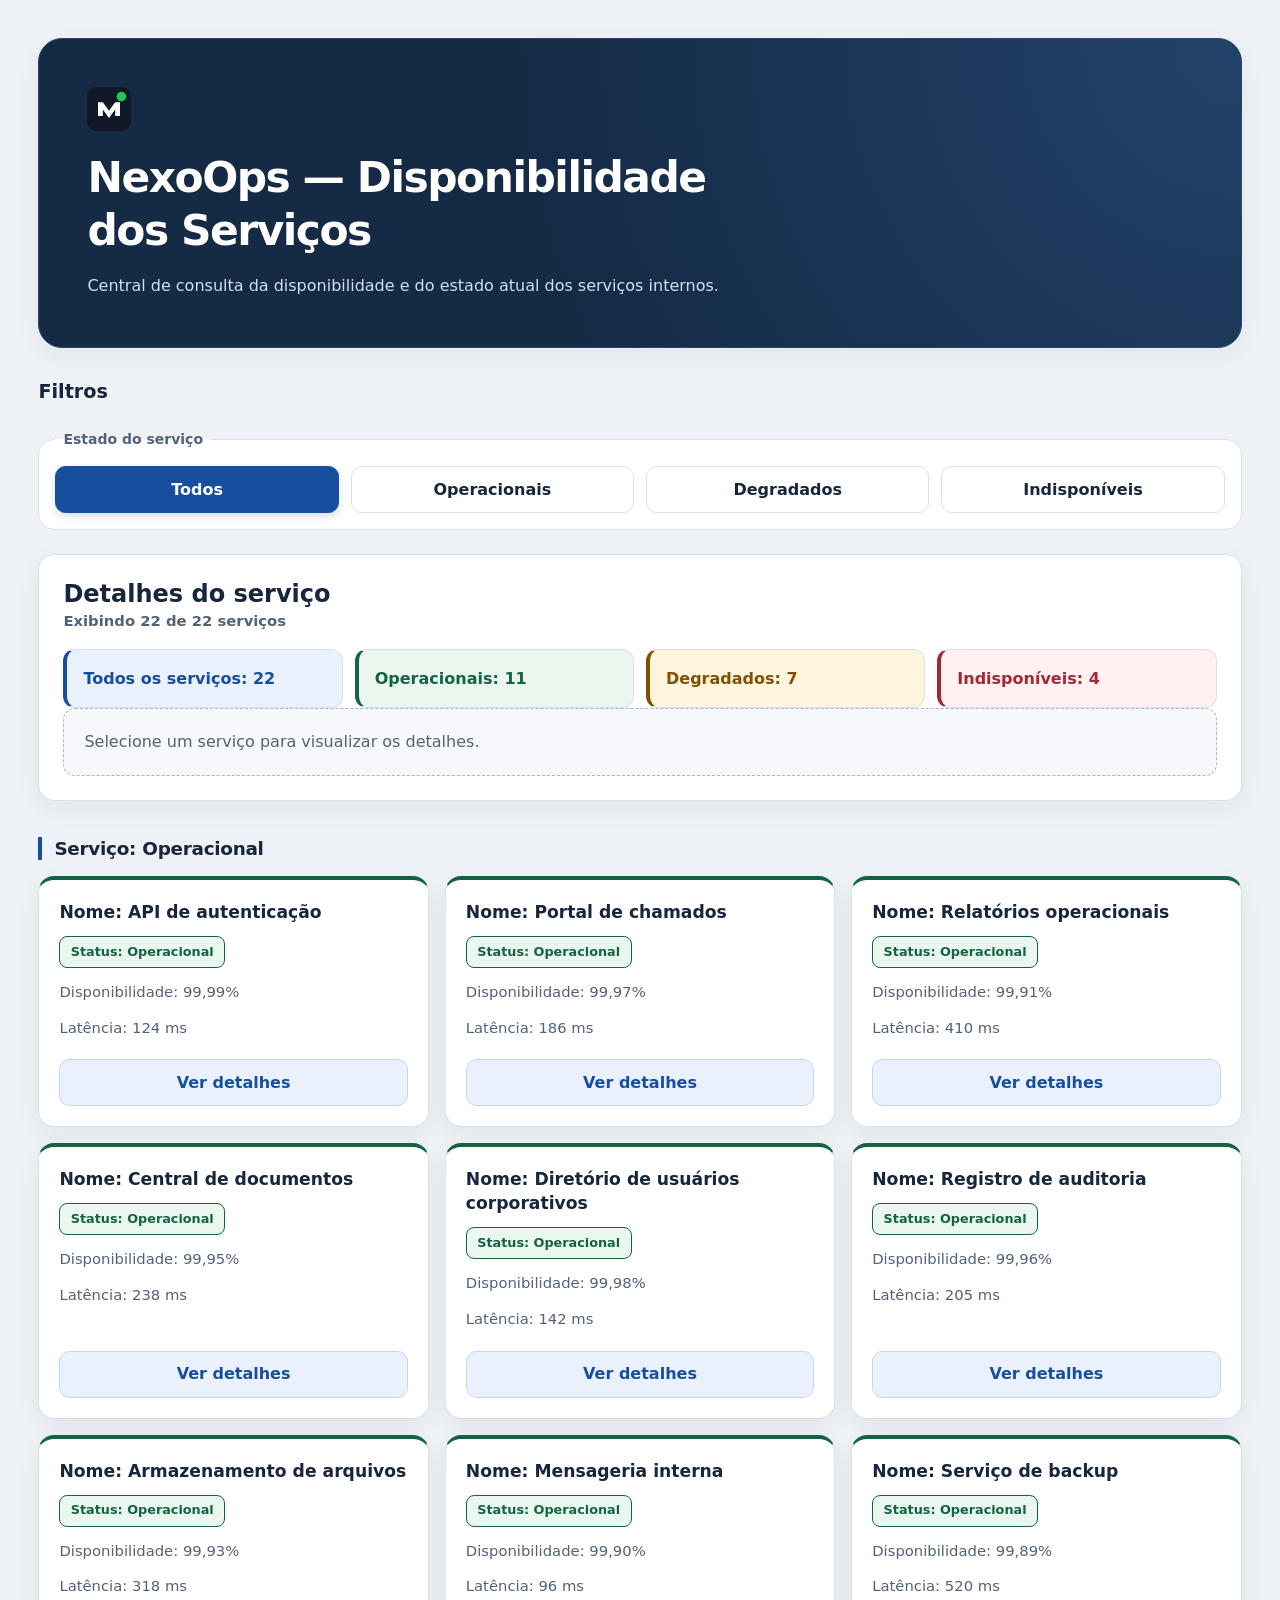
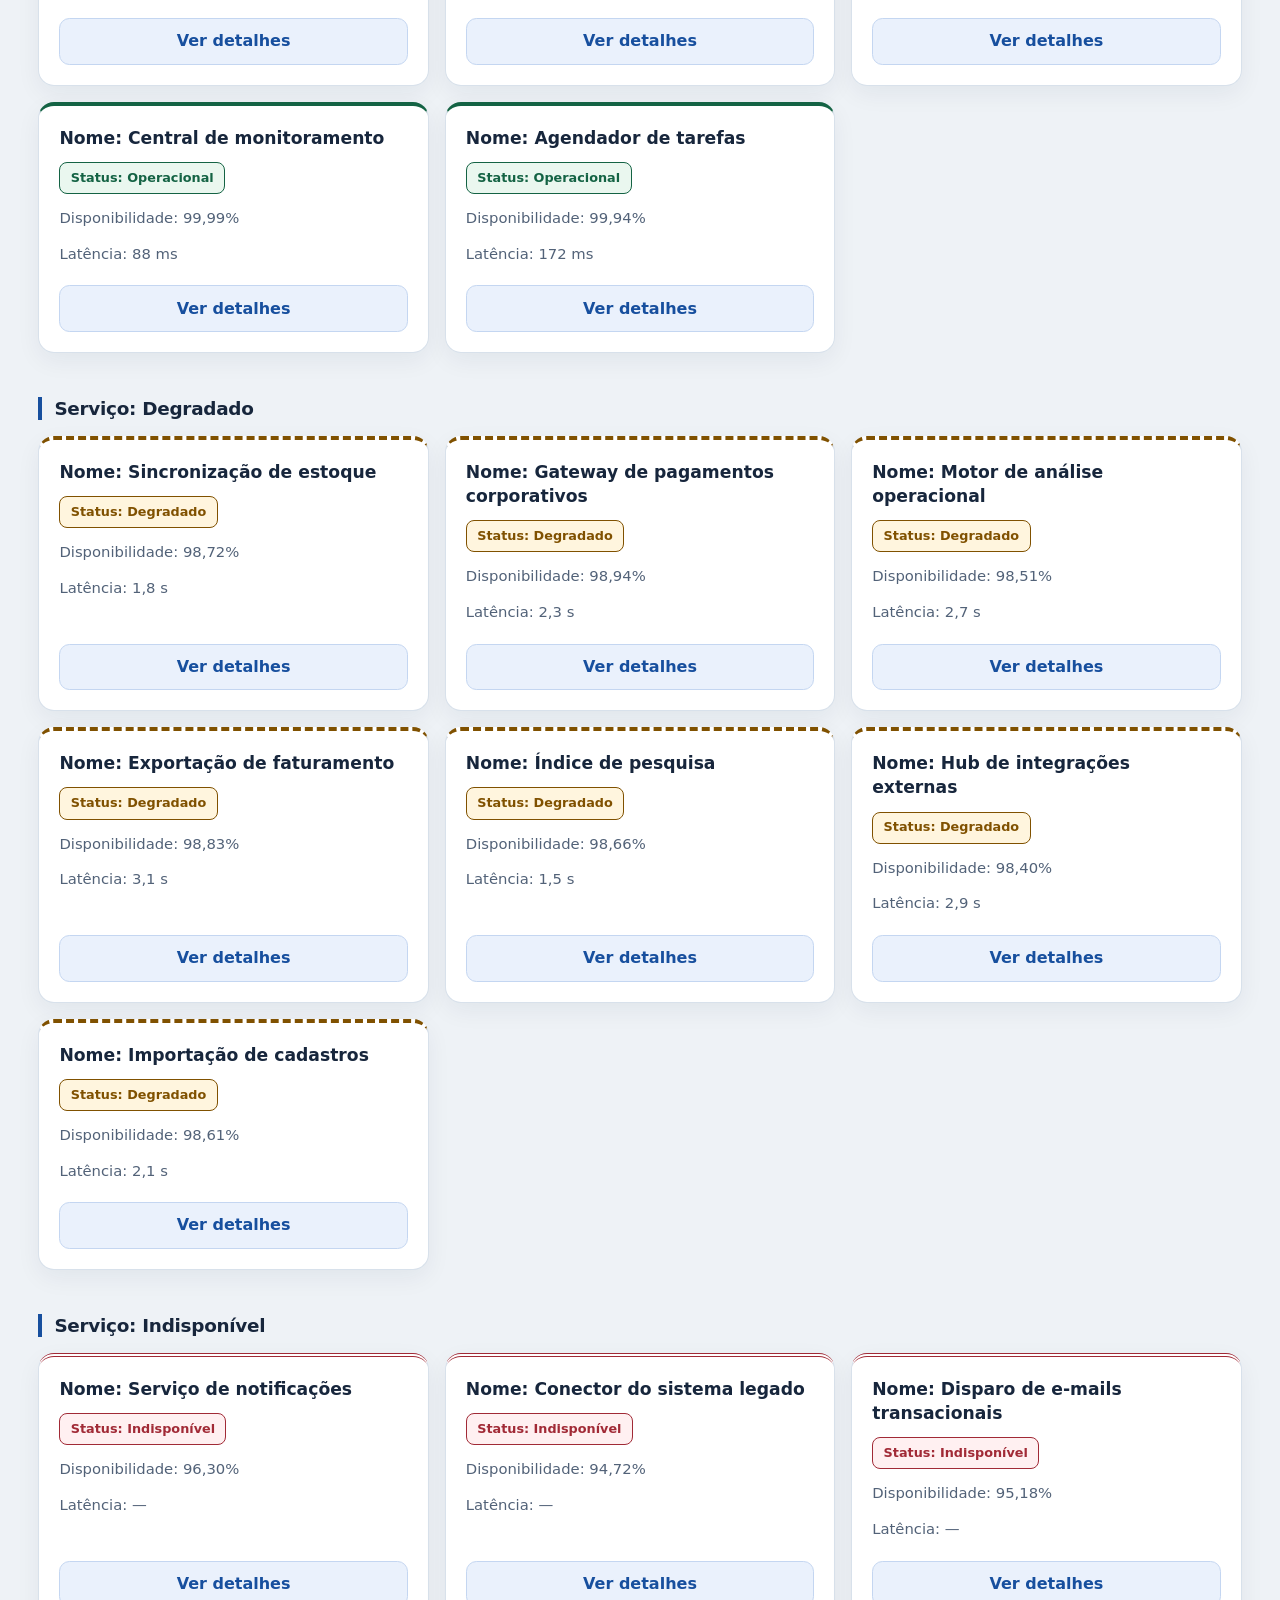
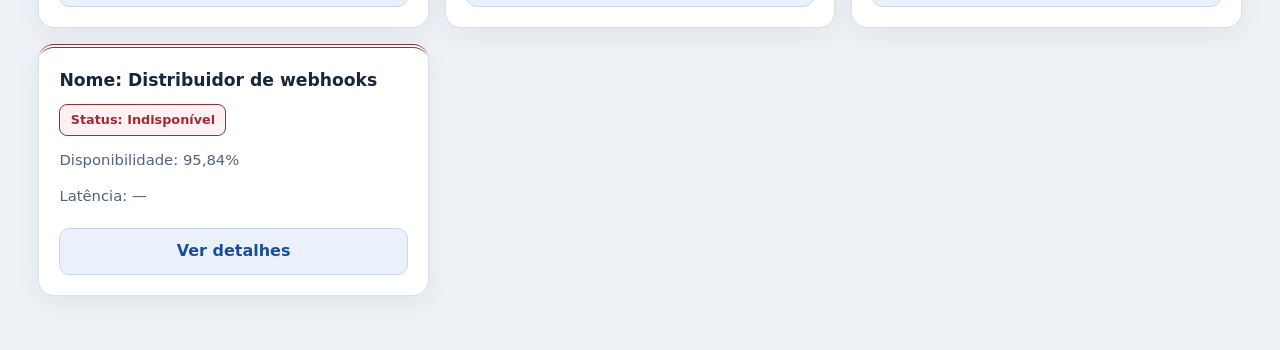
<file: modules/html-01-estrutura-do-documento/exercises/HTML-01.02-E01-central-de-disponibilidade-nexoOps/index.html>
<!DOCTYPE html>
<html lang="pt-BR">
<head>
    <meta charset="UTF-8">
    <meta name="viewport" content="width=device-width, initial-scale=1.0">
    <meta name="description" content="Central NexoOps para consulta da disponibilidade e do estado atual dos serviços internos.">
    <title>NexoOps — Disponibilidade dos Serviços</title>
    <link rel="stylesheet" href="styles.css">
    <link rel="shortcut icon" href="assets/nexoops-icon.svg" type="image/x-icon">
    <script src="script.js" defer></script>
    <script src="./assets/services-data.js"></script>
</head>
<body>

    <main>
        <header>
            <h1>NexoOps — Disponibilidade dos Serviços</h1>
            <p>Central de consulta da disponibilidade e do estado atual dos serviços internos.</p>
        </header>
        
        <h2>Filtros</h2>
        <section>
        
            <fieldset>
                <legend>Estado do serviço</legend>

                <button  type="button" class="filter activeFilter" data-status="allType">Todos</button>
                <button  type="button" class="filter" data-status="operational">Operacionais</button>
                <button  type="button" class="filter" data-status="degraded">Degradados</button>
                <button  type="button" class="filter" data-status="outage">Indisponíveis</button>

            </fieldset>

      
            <section id="test">
                <section>
                    <h2>Detalhes do serviço</h2>
                    <p id="servicesCount"></p>
                    <ul id="allServices">
                        <li></li>
                        <li></li>
                        <li></li>
                        <li></li>
                    </ul>
                </section>
            
                <article id="serviceDetailsContainer">                    
                    <p>Selecione um serviço para visualizar os detalhes.</p>
                </article>
            </section>
        </section>

        <section id="servicesContainer">

        </section>
    </main>

</body>
</html>
</file>
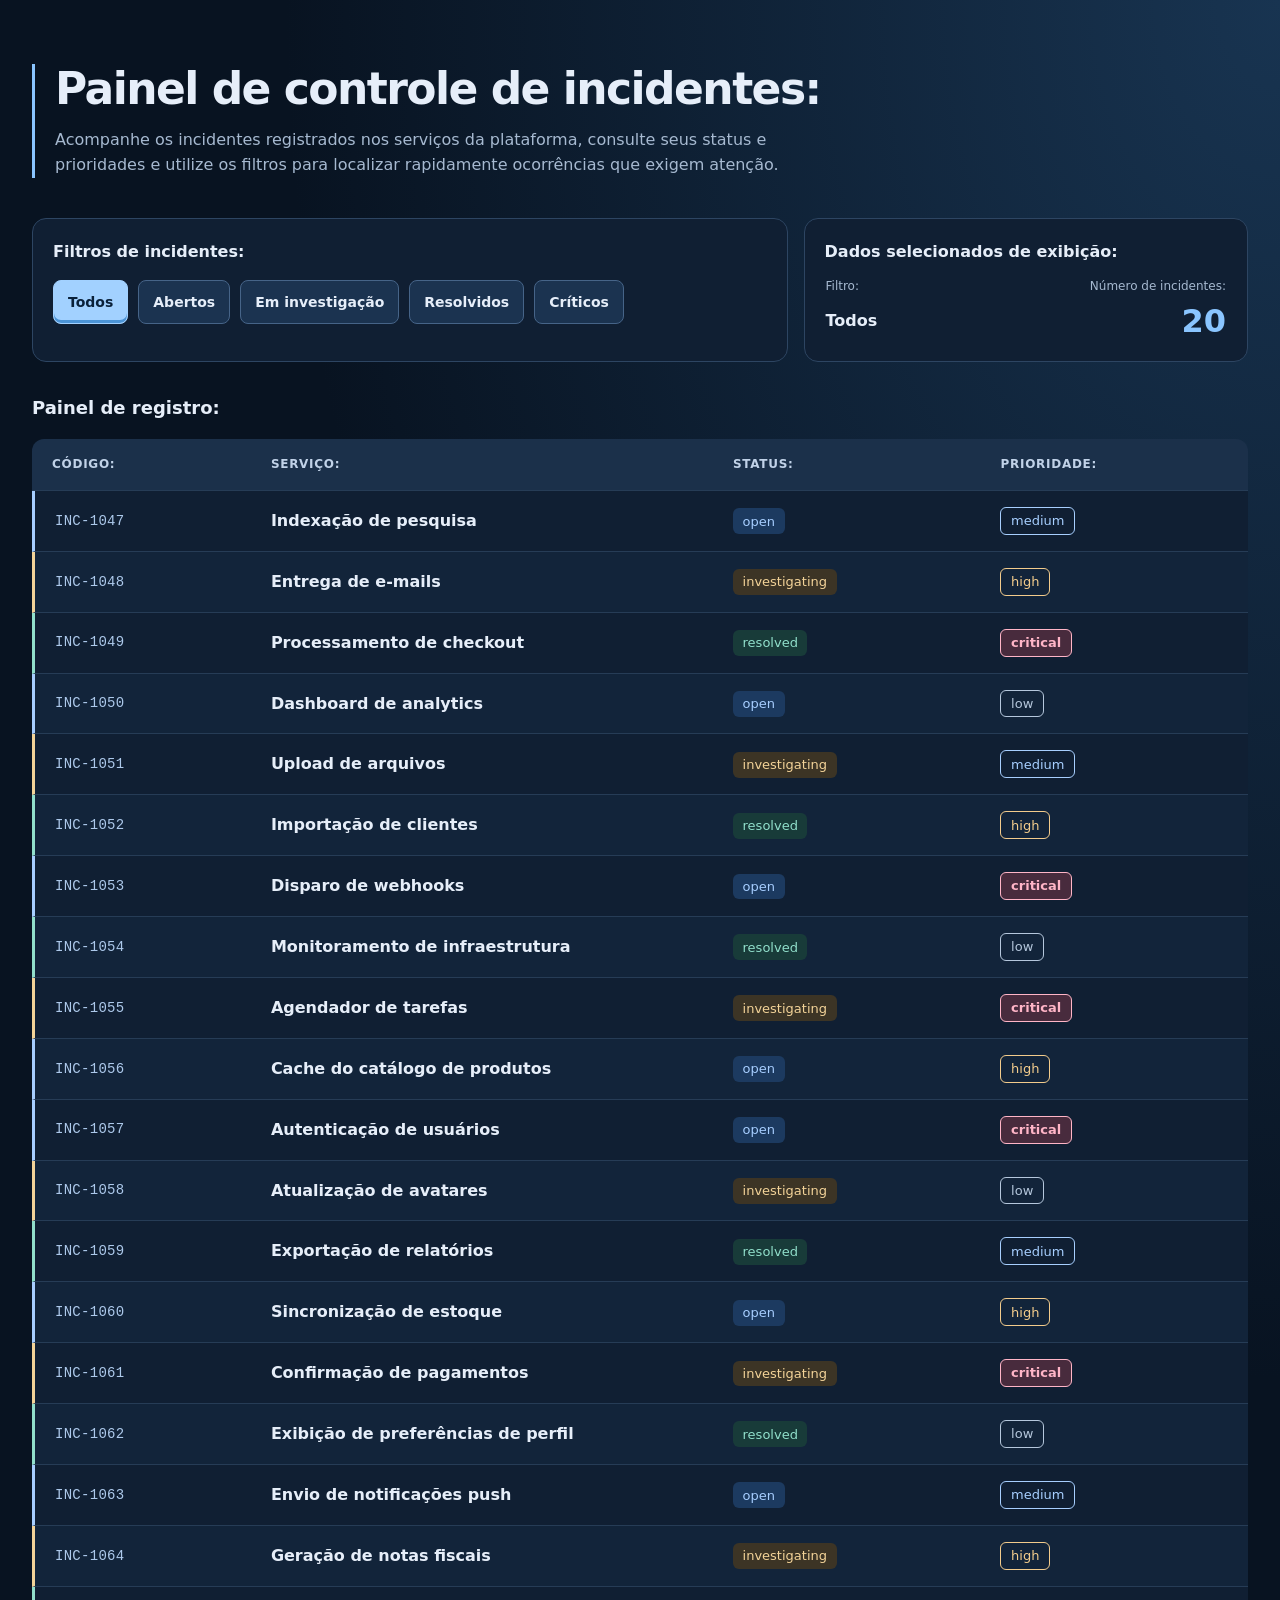
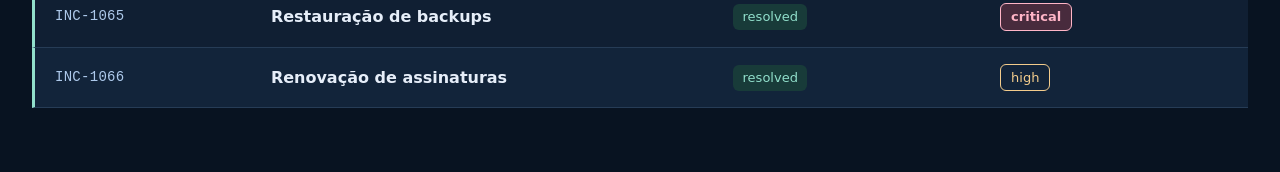
<file: modules/html-01-estrutura-do-documento/exercises/HTML-01.03-E01-painel-de-triagem-de-incidente/index.html>
<!DOCTYPE html>
<html lang="pt-BR">
<head>
    <meta charset="UTF-8">
    <meta name="viewport" content="width=device-width, initial-scale=1.0">
    <meta name="description" content="Painel de controle informativo de incidentes">
    <title>Painel de controle de incidentes</title>
    <link rel="stylesheet" href="styles.css">
    <script src="script.js" defer></script>
</head>
<body>
    <main>
        <header>
            <h1>Painel de controle de incidentes:</h1>
            <p>Acompanhe os incidentes registrados nos serviços da plataforma, consulte seus status e prioridades e utilize os filtros para localizar rapidamente ocorrências que exigem atenção.</p>
        </header>

        <article id="articleIncidentController">
            <section id="sectionIncidentInfo" aria-live="polite" aria-atomic="true">
                <table>
                    <caption>Dados selecionados de exibição:</caption>
                    <thead>
                        <tr>
                            <th scope="col">Filtro:</th>
                            <th scope="col">Número de incidentes:</th>
                        </tr>
                    </thead>
                    <tbody>
                        <tr>
                            <td id="filterSelected"></td>
                            <td id="filterQuantityResult"></td>
                        </tr>
                    </tbody>
                </table>
            </section>
    
            <section id="incidentFilters" title="Filtre os incidentes por categoria, e acompanhe os dados correspondentes.">
                <fieldset>
                    <legend>Filtros de incidentes:</legend>

                    <button data-filterType="all" class="buttonGroup buttonActive" type="button" aria-pressed="true">Todos</button>
                    <button data-filterType="open" class="buttonGroup" type="button" aria-pressed="false">Abertos</button>
                    <button data-filterType="investigating" class="buttonGroup" type="button" aria-pressed="false">Em investigação</button>
                    <button data-filterType="resolved" class="buttonGroup" type="button" aria-pressed="false">Resolvidos</button>
                    <button data-filterType="critical" class="buttonGroup" type="button" aria-pressed="false">Críticos</button>
                </fieldset>
            </section>
        </article>

        <table class="incidentTable" role="table">
            <caption>Painel de registro:</caption>
            <thead role="rowgroup">
                <tr>
                    <th scope="col">Código:</th>
                    <th scope="col">Serviço:</th>
                    <th scope="col">Status:</th>
                    <th scope="col">Prioridade:</th>
                </tr>
            </thead>
            
            <tbody id="incidentPanel" role="rowgroup">
                <tr role="row"
                    class="incident open"
                    data-code="INC-1047"
                    data-status="open"
                    data-priority="medium"
                >
                    <td role="cell" class="incidentCode" data-label="Código">INC-1047</td>
                    <td role="cell" class="incidentService" data-label="Serviço">Indexação de pesquisa</td>
                    <td role="cell" class="incidentStatus" data-label="Status"><span lang="en-US">open</span></td>
                    <td role="cell" class="incidentPriority" data-label="Prioridade"><span lang="en-US">medium</span></td>
                </tr>

                <tr role="row"
                    class="incident investigating"
                    data-code="INC-1048"
                    data-status="investigating"
                    data-priority="high"
                >
                    <td role="cell" class="incidentCode" data-label="Código">INC-1048</td>
                    <td role="cell" class="incidentService" data-label="Serviço">Entrega de e-mails</td>
                    <td role="cell" class="incidentStatus" data-label="Status"><span lang="en-US">investigating</span></td>
                    <td role="cell" class="incidentPriority" data-label="Prioridade"><span lang="en-US">high</span></td>
                </tr>

                <tr role="row"
                    class="incident critical resolved"
                    data-code="INC-1049"
                    data-status="resolved"
                    data-priority="critical"
                >
                    <td role="cell" class="incidentCode" data-label="Código">INC-1049</td>
                    <td role="cell" class="incidentService" data-label="Serviço">Processamento de checkout</td>
                    <td role="cell" class="incidentStatus" data-label="Status"><span lang="en-US">resolved</span></td>
                    <td role="cell" class="incidentPriority" data-label="Prioridade"><span lang="en-US">critical</span></td>
                </tr>

                <tr role="row"
                    class="incident open"
                    data-code="INC-1050"
                    data-status="open"
                    data-priority="low"
                >
                    <td role="cell" class="incidentCode" data-label="Código">INC-1050</td>
                    <td role="cell" class="incidentService" data-label="Serviço">Dashboard de analytics</td>
                    <td role="cell" class="incidentStatus" data-label="Status"><span lang="en-US">open</span></td>
                    <td role="cell" class="incidentPriority" data-label="Prioridade"><span lang="en-US">low</span></td>
                </tr>

                <tr role="row"
                    class="incident investigating"
                    data-code="INC-1051"
                    data-status="investigating"
                    data-priority="medium"
                >
                    <td role="cell" class="incidentCode" data-label="Código">INC-1051</td>
                    <td role="cell" class="incidentService" data-label="Serviço">Upload de arquivos</td>
                    <td role="cell" class="incidentStatus" data-label="Status"><span lang="en-US">investigating</span></td>
                    <td role="cell" class="incidentPriority" data-label="Prioridade"><span lang="en-US">medium</span></td>
                </tr>

                <tr role="row"
                    class="incident resolved"
                    data-code="INC-1052"
                    data-status="resolved"
                    data-priority="high"
                >
                    <td role="cell" class="incidentCode" data-label="Código">INC-1052</td>
                    <td role="cell" class="incidentService" data-label="Serviço">Importação de clientes</td>
                    <td role="cell" class="incidentStatus" data-label="Status"><span lang="en-US">resolved</span></td>
                    <td role="cell" class="incidentPriority" data-label="Prioridade"><span lang="en-US">high</span></td>
                </tr>

                <tr role="row"
                    class="incident critical open"
                    data-code="INC-1053"
                    data-status="open"
                    data-priority="critical"
                >
                    <td role="cell" class="incidentCode" data-label="Código">INC-1053</td>
                    <td role="cell" class="incidentService" data-label="Serviço">Disparo de webhooks</td>
                    <td role="cell" class="incidentStatus" data-label="Status"><span lang="en-US">open</span></td>
                    <td role="cell" class="incidentPriority" data-label="Prioridade"><span lang="en-US">critical</span></td>
                </tr>

                <tr role="row"
                    class="incident resolved"
                    data-code="INC-1054"
                    data-status="resolved"
                    data-priority="low"
                >                           
                    <td role="cell" class="incidentCode" data-label="Código">INC-1054</td>
                    <td role="cell" class="incidentService" data-label="Serviço">Monitoramento de infraestrutura</td>
                    <td role="cell" class="incidentStatus" data-label="Status"><span lang="en-US">resolved</span></td>
                    <td role="cell" class="incidentPriority" data-label="Prioridade"><span lang="en-US">low</span></td>
                </tr>

                <tr role="row"
                    class="incident critical investigating"
                    data-code="INC-1055"
                    data-status="investigating"
                    data-priority="critical"
                >
                    <td role="cell" class="incidentCode" data-label="Código">INC-1055</td>
                    <td role="cell" class="incidentService" data-label="Serviço">Agendador de tarefas</td>
                    <td role="cell" class="incidentStatus" data-label="Status"><span lang="en-US">investigating</span></td>
                    <td role="cell" class="incidentPriority" data-label="Prioridade"><span lang="en-US">critical</span></td>
                </tr>

                <tr role="row"
                    class="incident open"
                    data-code="INC-1056"
                    data-status="open"
                    data-priority="high"
                >
                    <td role="cell" class="incidentCode" data-label="Código">INC-1056</td>
                    <td role="cell" class="incidentService" data-label="Serviço">Cache do catálogo de produtos</td>
                    <td role="cell" class="incidentStatus" data-label="Status"><span lang="en-US">open</span></td>
                    <td role="cell" class="incidentPriority" data-label="Prioridade"><span lang="en-US">high</span></td>
                </tr>

                <tr role="row"
                    class="incident critical open"
                    data-code="INC-1057"
                    data-status="open"
                    data-priority="critical"
                >
                    <td role="cell" class="incidentCode" data-label="Código">INC-1057</td>
                    <td role="cell" class="incidentService" data-label="Serviço">Autenticação de usuários</td>
                    <td role="cell" class="incidentStatus" data-label="Status"><span lang="en-US">open</span></td>
                    <td role="cell" class="incidentPriority" data-label="Prioridade"><span lang="en-US">critical</span></td>
                </tr>

                <tr role="row"
                    class="incident investigating"
                    data-code="INC-1058"
                    data-status="investigating"
                    data-priority="low"
                >
                    <td role="cell" class="incidentCode" data-label="Código">INC-1058</td>
                    <td role="cell" class="incidentService" data-label="Serviço">Atualização de avatares</td>
                    <td role="cell" class="incidentStatus" data-label="Status"><span lang="en-US">investigating</span></td>
                    <td role="cell" class="incidentPriority" data-label="Prioridade"><span lang="en-US">low</span></td>
                </tr>

                <tr role="row"
                    class="incident resolved"
                    data-code="INC-1059"
                    data-status="resolved"
                    data-priority="medium"
                >
                    <td role="cell" class="incidentCode" data-label="Código">INC-1059</td>
                    <td role="cell" class="incidentService" data-label="Serviço">Exportação de relatórios</td>
                    <td role="cell" class="incidentStatus" data-label="Status"><span lang="en-US">resolved</span></td>
                    <td role="cell" class="incidentPriority" data-label="Prioridade"><span lang="en-US">medium</span></td>
                </tr>

                <tr role="row"
                    class="incident open"
                    data-code="INC-1060"
                    data-status="open"
                    data-priority="high"
                >
                    <td role="cell" class="incidentCode" data-label="Código">INC-1060</td>
                    <td role="cell" class="incidentService" data-label="Serviço">Sincronização de estoque</td>
                    <td role="cell" class="incidentStatus" data-label="Status"><span lang="en-US">open</span></td>
                    <td role="cell" class="incidentPriority" data-label="Prioridade"><span lang="en-US">high</span></td>
                </tr>

                <tr role="row"
                    class="incident critical investigating"
                    data-code="INC-1061"
                    data-status="investigating"
                    data-priority="critical"
                >
                    <td role="cell" class="incidentCode" data-label="Código">INC-1061</td>
                    <td role="cell" class="incidentService" data-label="Serviço">Confirmação de pagamentos</td>
                    <td role="cell" class="incidentStatus" data-label="Status"><span lang="en-US">investigating</span></td>
                    <td role="cell" class="incidentPriority" data-label="Prioridade"><span lang="en-US">critical</span></td>
                </tr>

                <tr role="row"
                    class="incident resolved"
                    data-code="INC-1062"
                    data-status="resolved"
                    data-priority="low"
                >
                    <td role="cell" class="incidentCode" data-label="Código">INC-1062</td>
                    <td role="cell" class="incidentService" data-label="Serviço">Exibição de preferências de perfil</td>
                    <td role="cell" class="incidentStatus" data-label="Status"><span lang="en-US">resolved</span></td>
                    <td role="cell" class="incidentPriority" data-label="Prioridade"><span lang="en-US">low</span></td>
                </tr>

                <tr role="row"
                    class="incident open"
                    data-code="INC-1063"
                    data-status="open"
                    data-priority="medium"
                >
                    <td role="cell" class="incidentCode" data-label="Código">INC-1063</td>
                    <td role="cell" class="incidentService" data-label="Serviço">Envio de notificações push</td>
                    <td role="cell" class="incidentStatus" data-label="Status"><span lang="en-US">open</span></td>
                    <td role="cell" class="incidentPriority" data-label="Prioridade"><span lang="en-US">medium</span></td>
                </tr>

                <tr role="row"
                    class="incident investigating"
                    data-code="INC-1064"
                    data-status="investigating"
                    data-priority="high"
                >
                    <td role="cell" class="incidentCode" data-label="Código">INC-1064</td>
                    <td role="cell" class="incidentService" data-label="Serviço">Geração de notas fiscais</td>
                    <td role="cell" class="incidentStatus" data-label="Status"><span lang="en-US">investigating</span></td>
                    <td role="cell" class="incidentPriority" data-label="Prioridade"><span lang="en-US">high</span></td>
                </tr>

                <tr role="row"
                    class="incident critical resolved"
                    data-code="INC-1065"
                    data-status="resolved"
                    data-priority="critical"
                >
                    <td role="cell" class="incidentCode" data-label="Código">INC-1065</td>
                    <td role="cell" class="incidentService" data-label="Serviço">Restauração de backups</td>
                    <td role="cell" class="incidentStatus" data-label="Status"><span lang="en-US">resolved</span></td>
                    <td role="cell" class="incidentPriority" data-label="Prioridade"><span lang="en-US">critical</span></td>
                </tr>

                <tr role="row"
                    class="incident resolved"
                    data-code="INC-1066"
                    data-status="resolved"
                    data-priority="high"
                >
                    <td role="cell" class="incidentCode" data-label="Código">INC-1066</td>
                    <td role="cell" class="incidentService" data-label="Serviço">Renovação de assinaturas</td>
                    <td role="cell" class="incidentStatus" data-label="Status"><span lang="en-US">resolved</span></td>
                    <td role="cell" class="incidentPriority" data-label="Prioridade"><span lang="en-US">high</span></td>
                </tr>
            </tbody>
        </table>
    </main>
</body>
</html>
</file>
<file: html-lab/style.css>
:root {
  --bg: #f5f3eb;
  --paper: #fffefa;
  --line: #d7ded8;
  --ink: #19312e;
  --muted: #64766f;
  --primary: #197266;
  --accent: #dbede4;
  --shadow: 0 16px 42px rgba(24,57,49,.055);
}

* {
  box-sizing: border-box;
}

html {
  scroll-behavior: smooth;
  scroll-padding-top: 25px;
}

body {
  margin: 0;
  background: var(--bg);
  color: var(--ink);
  font: 15px/1.6 ui-sans-serif,system-ui,-apple-system,"Segoe UI",sans-serif;
}

a {
  color: inherit;
}

a:focus-visible,summary:focus-visible {
  outline: 3px solid #2d9b8c;
  outline-offset: 4px;
}

a {
  text-decoration: none;
}

.page {
  max-width: 1510px;
  margin: auto;
  padding: 0 52px 80px;
}

.topbar {
  display: flex;
  justify-content: space-between;
  align-items: center;
  min-height: 82px;
  border-bottom: 1px solid var(--line);
}

.wordmark {
  font-size: 15px;
  font-weight: 850;
  letter-spacing: -.04em;
}

.wordmark em {
  font-style: normal;
  color: var(--primary);
}

.toplink {
  font-size: 13px;
  color: var(--primary);
  font-weight: 700;
}

.toplink:hover {
  text-decoration: underline;
}

.hero {
  padding: 70px 0 60px;
  display: flex;
  justify-content: space-between;
  gap: 50px;
  align-items: center;
  border-bottom: 1px solid var(--line);
}

.eyebrow,.eyebrow-inline,.module-id,.topic-id,.aside-kicker,.footer-label {
  font: 700 12px/1.4 ui-monospace,Consolas,monospace;
  letter-spacing: .07em;
  text-transform: uppercase;
}

.eyebrow {
  display: inline-block;
  border: 1px solid #c9d7ce;
  padding: 7px 12px;
  border-radius: 5px;
  color: var(--primary);
  background: #edf4ec;
}

.hero h1 {
  font: 650 clamp(40px,4.4vw,72px)/1.06 Georgia,'Times New Roman',serif;
  letter-spacing: -.052em;
  max-width: 780px;
  margin: 24px 0 20px;
}

.hero h1 .accent {
  color: var(--primary);
}

.lead {
  max-width: 620px;
  color: var(--muted);
  font-size: 16px;
  margin: 0;
}

.hero-graphic {
  width: 280px;
  min-width: 240px;
  border: 1px solid var(--line);
  border-radius: 16px;
  overflow: hidden;
  background: var(--paper);
  box-shadow: var(--shadow);
  transform: rotate(3deg);
}

.graphic-toolbar {
  height: 40px;
  background: #e2eae2;
  display: flex;
  align-items: center;
  gap: 6px;
  padding-left: 15px;
}

.graphic-toolbar i {
  width: 7px;
  height: 7px;
  background: #8fad9e;
  border-radius: 50%;
}

.graphic-lines {
  padding: 32px 25px;
  color: #45685e;
  font: 14px/2 ui-monospace,Consolas,monospace;
}

.graphic-lines span {
  color: var(--primary);
}

.graphic-lines .indent {
  padding-left: 23px;
}

.stats {
  display: flex;
  gap: 0;
  margin: 34px 0 58px;
  border: 1px solid var(--line);
  background: var(--paper);
  border-radius: 12px;
}

.stat {
  padding: 19px 25px;
  display: flex;
  align-items: baseline;
  gap: 12px;
  flex: 1;
}

.stat+.stat {
  border-left: 1px solid var(--line);
}

.stat strong {
  font: 700 30px/1 Georgia,serif;
}

.stat span {
  font-size: 13px;
  color: var(--muted);
}

.layout {
  display: grid;
  grid-template-columns: 270px minmax(0,1fr);
  gap: 58px;
  align-items: start;
}

.sidebar {
  position: sticky;
  top: 28px;
}

.aside-kicker {
  color: var(--muted);
  margin: 0 0 18px;
}

.module-nav {
  list-style: none;
  padding: 0;
  margin: 0;
}

.module-nav a {
  display: flex;
  gap: 13px;
  padding: 11px 10px;
  border-radius: 8px;
  font-weight: 600;
  font-size: 13px;
  color: #425650;
  line-height: 1.45;
}

.module-nav a:hover,.module-nav a:focus-visible {
  background: var(--accent);
  color: var(--primary);
}

.module-nav span {
  font: 700 12px ui-monospace,monospace;
  color: #7b9b8c;
}

.sidebar-note {
  border-top: 1px solid var(--line);
  margin-top: 25px;
  padding-top: 22px;
  font-size: 13px;
  color: var(--muted);
}

.sidebar-note strong {
  display: block;
  margin-bottom: 5px;
  color: var(--ink);
}

.section-heading {
  display: flex;
  justify-content: space-between;
  gap: 15px;
  align-items: end;
  margin-bottom: 24px;
}

.section-heading h2 {
  font: 650 35px/1.2 Georgia,serif;
  letter-spacing: -.04em;
  margin: 0;
}

.section-heading p {
  font-size: 13px;
  color: var(--muted);
  margin: 0;
}

.modules {
  display: grid;
  gap: 20px;
}

.module {
  background: var(--paper);
  border: 1px solid var(--line);
  border-radius: 14px;
  overflow: hidden;
  box-shadow: var(--shadow);
  scroll-margin-top: 28px;
}

.module-header {
  padding: 30px 32px 25px;
  border-bottom: 1px solid #e8ede8;
}

.module-id {
  color: var(--primary);
}

.module-header h3 {
  font: 650 28px/1.23 Georgia,serif;
  letter-spacing: -.035em;
  margin: 9px 0 14px;
}

.module-meta {
  display: flex;
  justify-content: space-between;
  gap: 14px;
  align-items: center;
}

.module-count,.check-link {
  font-size: 12px;
  color: var(--muted);
}

.check-link {
  color: var(--primary);
  font-weight: 700;
}

.check-link:hover {
  text-decoration: underline;
}

.topic {
  border-bottom: 1px solid #e8ede8;
}

.topic:last-of-type {
  border-bottom: 0;
}

.topic summary {
  cursor: pointer;
  display: grid;
  grid-template-columns: 88px 1fr auto 17px;
  align-items: center;
  gap: 12px;
  min-height: 67px;
  padding: 13px 31px;
  list-style: none;
}

.topic summary::-webkit-details-marker {
  display: none;
}

.topic summary:hover {
  background: #f5f9f5;
}

.topic-id {
  color: #7e9b8b;
  letter-spacing: 0;
}

.topic-title {
  font-weight: 650;
  font-size: 14px;
}

.topic-state {
  font-size: 11px;
  color: #87928a;
  white-space: nowrap;
}

.chevron {
  font-size: 20px;
  line-height: 1;
  color: var(--primary);
  transition: transform .15s;
}

.topic[open] .chevron {
  transform: rotate(180deg);
}

.topic-panel {
  padding: 2px 32px 25px 130px;
  background: #f8faf7;
}

.empty-state {
  font-size: 13px;
  color: var(--muted);
  margin: 8px 0 11px;
}

.doc-link {
  font-size: 12px;
  color: var(--primary);
  font-weight: 750;
}

.topic-panel .doc-link {
  display: block;
}

.topic-panel .doc-link + .doc-link {
  margin-top: 12px;
}

.exercise-entry + .exercise-entry {
  margin-top: 20px;
  padding-top: 18px;
  border-top: 1px solid var(--line);
}

.exercise-title {
  display: block;
  margin: 0 0 10px;
  color: var(--ink);
  font-size: 13px;
  font-weight: 750;
}

.doc-link:hover {
  text-decoration: underline;
}

.exercise-link {
  display: inline-flex;
  align-items: center;
  margin-top: 12px;
  padding: 9px 13px;
  border: 1px solid var(--primary);
  border-radius: 7px;
  color: var(--primary);
  font-size: 12px;
  font-weight: 800;
  text-decoration: none;
}

.exercise-link:hover {
  background: var(--accent);
}

.footer {
  border-top: 1px solid var(--line);
  margin-top: 70px;
  padding-top: 24px;
  display: flex;
  justify-content: space-between;
  gap: 20px;
  color: var(--muted);
  font-size: 13px;
}

.footer-label {
  color: var(--primary);
}

@media (max-width:1050px) {
  .page {
    padding: 0 24px 60px;
  }

  .layout {
    grid-template-columns: 215px minmax(0,1fr);
    gap: 26px;
  }

  .hero-graphic {
    width: 210px;
    min-width: 190px;
  }

  .hero {
    padding: 55px 0;
  }
}

@media (max-width:750px) {
  .hero-graphic {
    display: none;
  }

  .layout {
    grid-template-columns: minmax(0,1fr);
  }

  .sidebar {
    position: static;
    min-width: 0;
    overflow: hidden;
  }

  .module-nav {
    display: flex;
    overflow-x: auto;
    gap: 8px;
    padding-bottom: 6px;
  }

  .module-nav li {
    flex: none;
    max-width: 190px;
  }

  .module-nav a {
    background: #e8eee7;
    min-height: 54px;
  }

  .sidebar-note {
    display: none;
  }

  .hero {
    padding: 46px 0;
  }

  .stats {
    margin: 24px 0 38px;
  }

  .stat {
    padding: 14px;
    display: block;
  }

  .stat strong {
    display: block;
    margin-bottom: 5px;
  }

  .section-heading {
    display: block;
  }

  .section-heading p {
    margin-top: 7px;
  }
}

@media (max-width:520px) {
  .page {
    padding: 0 16px 50px;
  }

  .topbar {
    min-height: 65px;
  }

  .toplink {
    max-width: 150px;
    text-align: right;
  }

  .hero h1 {
    font-size: 42px;
  }

  .lead {
    font-size: 14px;
  }

  .stat strong {
    font-size: 24px;
  }

  .stat span {
    font-size: 11px;
  }

  .module-header {
    padding: 24px 19px;
  }

  .module-header h3 {
    font-size: 25px;
  }

  .topic summary {
    grid-template-columns: 66px 1fr 14px;
    gap: 8px;
    padding: 14px 18px;
  }

  .topic-state {
    display: none;
  }

  .topic-title {
    font-size: 13px;
  }

  .topic-id {
    font-size: 10px;
  }

  .topic-panel {
    padding: 8px 20px 20px 92px;
  }

  .footer {
    display: block;
  }
}
</file>
<file: modules/html-01-estrutura-do-documento/styles.css>
:root {
    color-scheme: light;
    --navy: #12345b;
    --ink: #172e4d;
    --muted: #526780;
    --blue: #0863d9;
    --line: #dce5ef;
    --surface: #f4f7fb;
    font-family: "Segoe UI", Arial, sans-serif;
    color: var(--ink);
    background: var(--surface);
    line-height: 1.5;
}

* {
    box-sizing: border-box;
}

body {
    margin: 0;
}

button {
    font: inherit;
    min-height: 44px;
    padding: .55rem .8rem;
    border: 1px solid #b6c9e0;
    border-radius: 5px;
    background: white;
    color: #174c90;
    cursor: pointer;
    line-height: 1.25;
}

button:hover:not(:disabled) {
    background: #eaf2ff;
    border-color: var(--blue);
}

button:disabled {
    color: #526278;
    background: #e0e6ee;
    border-color: #d2dbe6;
    cursor: not-allowed;
}

:focus-visible {
    outline: 3px solid #d48700;
    outline-offset: 3px;
}

[hidden] {
    display: none !important;
}

h1, h2, p {
    margin: 0;
}

h2 {
    font-size: 1.05rem;
    line-height: 1.35;
}

.visually-hidden {
    position: absolute;
    width: 1px;
    height: 1px;
    padding: 0;
    margin: -1px;
    overflow: hidden;
    clip-path: inset(50%);
    white-space: nowrap;
    border: 0;
}

.skip-link {
    position: fixed;
    top: -100px;
    left: 1rem;
    z-index: 20;
    padding: .75rem;
    background: white;
}

.skip-link:focus {
    top: .5rem;
}

.app-shell {
    max-width: 1920px;
    margin: auto;
    padding: clamp(.75rem, 2vw, 2rem);
}

.page-header {
    display: flex;
    align-items: center;
    justify-content: space-between;
    gap: 1rem;
    padding: 1.2rem 1.5rem;
    border-radius: 8px;
    background: var(--navy);
    color: white;
}

.brand {
    display: flex;
    align-items: center;
    flex-wrap: wrap;
    gap: .5rem 1.2rem;
}

.brand h1 {
    font-size: 1.8rem;
    letter-spacing: -.04em;
}

.brand > p {
    display: flex;
    align-items: center;
    flex-wrap: wrap;
    gap: .5rem;
    font-size: .95rem;
}

.version {
    padding: .1rem .45rem;
    background: #31577d;
    border-radius: 4px;
    font-size: .75rem;
}

.publication-status {
    display: flex;
    align-items: center;
    gap: .45rem;
    padding: .45rem .65rem;
    background: #ffdf88;
    color: #513800;
    border-radius: 5px;
    font-size: .8rem;
    font-weight: 700;
}

.status-dot {
    flex: 0 0 7px;
    height: 7px;
    border-radius: 50%;
    background: currentColor;
}

.page-header.is-ready .publication-status {
    background: #cef1dc;
    color: #145c36;
}

.panel-description {
    margin: .6rem 0 1rem;
    color: var(--muted);
    font-size: .8rem;
}

.panel-description summary {
    width: fit-content;
    cursor: pointer;
    padding: .25rem 0;
}

.panel-description p {
    max-width: 85ch;
    padding: .5rem 0;
}

.dashboard {
    display: grid;
    grid-template-columns: minmax(0, 1fr) minmax(300px, 350px);
    gap: 1.2rem;
    align-items: start;
}

.monitor-panel {
    grid-column: 2;
    grid-row: 1;
    display: grid;
    gap: .9rem;
    min-width: 0;
}

.criteria-section {
    grid-column: 1;
    grid-row: 1;
    min-width: 0;
}

.card {
    background: white;
    border: 1px solid var(--line);
    border-radius: 8px;
    padding: 1rem;
    min-width: 0;
}

.card > h2 {
    margin-bottom: .8rem;
}

fieldset {
    margin: 0;
    padding: 0;
    border: 0;
    min-width: 0;
}

fieldset + fieldset {
    margin-top: .85rem;
}

legend {
    padding: 0;
    margin-bottom: .35rem;
    font-size: .8rem;
    font-weight: 600;
}

.filter-buttons {
    display: flex;
    flex-wrap: wrap;
    gap: .4rem;
}

.filterType {
    font-size: .8rem;
    flex: 1 1 auto;
}

.filterType[aria-pressed="true"], #concludedCriteriaButton:not(:disabled) {
    background: var(--blue);
    border-color: var(--blue);
    color: white;
}

.filterType[aria-pressed="true"]:hover, #concludedCriteriaButton:not(:disabled):hover {
    background: #034ea9;
}

table {
    border-spacing: 0;
    width: 100%;
}

.summary-table {
    font-size: .82rem;
    border: 1px solid var(--line);
    border-radius: 5px;
    overflow: hidden;
}

.summary-table th, .summary-table td {
    padding: .55rem .65rem;
    border-bottom: 1px solid var(--line);
    text-align: left;
}

.summary-table th {
    font-weight: 400;
}

.summary-table td {
    font-weight: 650;
    text-align: right;
    font-variant-numeric: tabular-nums;
}

.summary-table tr:last-child > * {
    border-bottom: 0;
    background: #fff8e8;
}

.activity-panels {
    display: grid;
    gap: .9rem;
    min-width: 0;
}

.activity-scroll {
    max-height: 250px;
    overflow: auto;
    overscroll-behavior: contain;
    scrollbar-width: thin;
    scrollbar-color: #7eacd9 #edf3fa;
}

.activity-scroll ul, .activity-scroll ol {
    margin: 0;
    padding: 0;
    list-style: none;
}

.activity-scroll li {
    border: 1px solid var(--line);
    border-left: 3px solid #9db8d8;
    border-radius: 4px;
    padding: .6rem;
    font-size: .8rem;
}

.activity-scroll li + li {
    margin-top: .5rem;
}

.critical-panel li {
    border-left-color: #e3a030;
}

.activity-scroll dl {
    margin: 0;
}

.activity-scroll dt {
    position: absolute;
    width: 1px;
    height: 1px;
    overflow: hidden;
    clip-path: inset(50%);
}

.activity-scroll dt:first-child {
    margin-top: 0;
}

.activity-scroll dd {
    margin: 0;
    overflow-wrap: anywhere;
}

.activity-scroll dd:first-of-type {
    color: var(--navy);
    font-weight: 700;
}

.activity-scroll dd:nth-of-type(2) {
    color: var(--muted);
    font-size: .7rem;
    margin: .1rem 0;
}

.activity-scroll li > p, .activity-scroll li > section {
    margin-top: .4rem;
}

.activity-scroll li > section:empty {
    display: none;
}

.empty-message {
    padding: .65rem 0;
    color: var(--muted);
    font-size: .82rem;
}

.section-heading {
    display: flex;
    align-items: center;
    justify-content: space-between;
    flex-wrap: wrap;
    gap: .4rem;
}

.section-heading p, .scroll-hint {
    color: var(--muted);
    font-size: .75rem;
}

.scroll-hint {
    margin: .5rem 0 .8rem;
}

.table-scroll {
    max-height: 72vh;
    overflow: auto;
    overscroll-behavior: contain;
    border: 1px solid var(--line);
    border-radius: 5px;
    scrollbar-color: #6b9ed7 #edf3fa;
}

.criteria-table {
    min-width: 880px;
    font-size: .82rem;
}

.criteria-table th, .criteria-table td {
    padding: .9rem .65rem;
    border-right: 1px solid #edf1f6;
    border-bottom: 1px solid var(--line);
    text-align: left;
    vertical-align: middle;
}

.criteria-table thead th {
    position: sticky;
    top: 0;
    z-index: 2;
    background: #edf3fa;
    font-size: .75rem;
    box-shadow: 0 1px var(--line);
}

.criteria-table tbody th {
    position: sticky;
    left: 0;
    z-index: 1;
    background: white;
    font-weight: 700;
}

.criteria-table thead th:first-child {
    left: 0;
    z-index: 3;
}

.criteria-table th:first-child {
    min-width: 64px;
    white-space: nowrap;
}

.criteria-table tbody tr:nth-child(even), .criteria-table tbody tr:nth-child(even) th {
    background: #f8fafd;
}

.criteria-table tbody tr:hover, .criteria-table tbody tr:hover th {
    background: #edf5ff;
}

.criteria-table td[data-criterion] {
    min-width: 210px;
}

.criteria-table td[data-priority], .criteria-table td[data-state] {
    font-weight: 600;
}

.criteria-table td[data-state="pending"] {
    color: #805100;
    background: #fff6de;
}

.criteria-table td[data-state="concluded"] {
    color: #17633d;
    background: #e9f7ee;
}

.criteria-table td[data-priority="critical"] {
    color: #a52936;
}

.criteria-table td[data-priority="support"] {
    color: #22569d;
}

.stateChange {
    min-width: 125px;
    font-size: .8rem;
}

.criterionInfo:has(td[data-state="pending"]) .stateChange {
    background: var(--blue);
    border-color: var(--blue);
    color: white;
}

.criterionInfo .stateChange:disabled {
    color: #526278;
    background: #e0e6ee;
    border-color: #d2dbe6;
}

.table-footer {
    display: flex;
    align-items: center;
    justify-content: space-between;
    flex-wrap: wrap;
    gap: 1rem;
    padding-top: 1rem;
}

#currentStatusInfo {
    font-size: .8rem;
    color: var(--muted);
    flex: 1 1 180px;
}

.publication-actions {
    display: flex;
    flex-wrap: wrap;
    gap: .5rem;
}

.publication-actions button {
    font-size: .8rem;
}

/* Em telas menores, o acompanhamento vem antes da tabela. */
@media (max-width: 1099px) {
    .dashboard {
        grid-template-columns: minmax(0, 1fr);
        gap: .8rem;
    }

    .monitor-panel {
        grid-column: 1;
        grid-row: 1;
        grid-template-columns: minmax(0, 1fr) minmax(0, 1fr);
        gap: .65rem;
    }

    .activity-panels {
        grid-column: 1 / -1;
        grid-template-columns: minmax(0, 1fr) minmax(0, 1fr);
        gap: .65rem;
    }

    .history-panel {
        grid-column: 1;
        grid-row: 1;
    }

    .critical-panel {
        grid-column: 2;
        grid-row: 1;
    }

    .criteria-section {
        grid-column: 1;
        grid-row: 2;
    }

    .activity-scroll {
        max-height: 150px;
    }

    .table-scroll {
        max-height: 42svh;
        min-height: 180px;
    }
}

@media (max-width: 599px) {
    .app-shell {
        padding: .5rem;
    }

    .page-header {
        padding: .75rem;
        gap: .5rem;
        align-items: flex-start;
    }

    .brand {
        gap: .15rem;
        display: block;
    }

    .brand h1 {
        font-size: 1.4rem;
    }

    .brand > p {
        font-size: .7rem;
        gap: .35rem;
    }

    .version {
        font-size: .65rem;
    }

    .publication-status {
        font-size: .65rem;
        padding: .4rem;
        max-width: 42%;
    }

    .panel-description {
        margin: .35rem 0 .6rem;
        font-size: .7rem;
    }

    .card {
        padding: .7rem;
        border-radius: 6px;
    }

    h2 {
        font-size: .9rem;
    }

    .card > h2 {
        margin-bottom: .6rem;
    }

    .filter-buttons {
        flex-direction: column;
        gap: .3rem;
    }

    .filterType {
        width: 100%;
        padding-inline: .3rem;
        font-size: .75rem;
    }

    fieldset + fieldset {
        margin-top: .5rem;
    }

    legend {
        font-size: .75rem;
    }

    .summary-table {
        font-size: .75rem;
    }

    .summary-table th, .summary-table td {
        padding: .65rem .35rem;
    }

    .summary-table th {
        overflow-wrap: anywhere;
    }

    .activity-scroll {
        max-height: 135px;
    }

    .activity-scroll li {
        padding: .4rem;
        font-size: .75rem;
    }

    .activity-scroll dt {
        font-size: .65rem;
    }

    .table-scroll {
        max-height: 38svh;
    }

    .criteria-table th, .criteria-table td {
        padding-block: .7rem;
    }

    .publication-actions {
        width: 100%;
    }

    .publication-actions button {
        flex: 1;
    }

    .table-footer {
        gap: .6rem;
    }

    .empty-message {
        font-size: .75rem;
    }
}
</file>
<file: modules/html-01-estrutura-do-documento/exercises/HTML-01.01-E01-reparando-a-fila-de-suporte/styles.css>
* {
  box-sizing: border-box;
}

body {
  margin: 0;
  min-height: 100vh;
  font-family: system-ui, -apple-system, BlinkMacSystemFont, "Segoe UI", sans-serif;
  background: #f3f5f8;
  color: #18202a;
}

button {
  font: inherit;
}

.app-shell {
  width: min(1100px, calc(100% - 32px));
  margin: 0 auto;
  padding: 56px 0;
}

.topbar {
  display: flex;
  align-items: flex-start;
  justify-content: space-between;
  gap: 24px;
  margin-bottom: 28px;
}

.eyebrow {
  margin: 0 0 8px;
  font-size: 0.78rem;
  font-weight: 700;
  letter-spacing: 0.08em;
  text-transform: uppercase;
}

h1,
h2,
p {
  margin-top: 0;
}

h1 {
  margin-bottom: 8px;
  font-size: clamp(2rem, 5vw, 3.25rem);
  line-height: 1;
}

.subtitle {
  max-width: 620px;
  margin-bottom: 0;
  color: #596575;
}

.summary {
  flex: 0 0 auto;
  margin: 0;
  padding: 10px 14px;
  border: 1px solid #d6dce4;
  border-radius: 999px;
  background: #ffffff;
  font-weight: 700;
}

.filters {
  display: flex;
  flex-wrap: wrap;
  gap: 10px;
  margin-bottom: 24px;
}

.filter-button,
.details-toggle {
  border: 1px solid #c9d1dc;
  border-radius: 10px;
  background: #ffffff;
  color: inherit;
  cursor: pointer;
}

.filter-button {
  padding: 9px 14px;
}

.filter-button:hover,
.details-toggle:hover {
  border-color: #7b8797;
}

.filter-button.is-active {
  border-color: #18202a;
  background: #18202a;
  color: #ffffff;
}

.ticket-list {
  display: grid;
  grid-template-columns: repeat(2, minmax(0, 1fr));
  gap: 18px;
}

.ticket {
  min-width: 0;
  padding: 20px;
  border: 1px solid #d6dce4;
  border-radius: 16px;
  background: #ffffff;
  box-shadow: 0 8px 24px rgba(24, 32, 42, 0.06);
}

.ticket[hidden] {
  display: none;
}

.ticket-heading {
  display: flex;
  align-items: flex-start;
  justify-content: space-between;
  gap: 16px;
}

.ticket-code {
  margin-bottom: 6px;
  color: #6b7685;
  font-size: 0.82rem;
  font-weight: 700;
}

h2 {
  margin-bottom: 14px;
  font-size: 1.1rem;
  line-height: 1.35;
}

.status {
  flex: 0 0 auto;
  padding: 5px 9px;
  border-radius: 999px;
  font-size: 0.75rem;
  font-weight: 700;
}

.status-open {
  background: #fff3cf;
}

.status-analysis {
  background: #dfeaff;
}

.status-resolved {
  background: #dcf5e7;
}

.ticket-owner {
  margin-bottom: 16px;
  color: #596575;
}

.details-toggle {
  padding: 8px 11px;
  font-weight: 700;
}

.ticket-details {
  margin: 16px 0 0;
  padding-top: 16px;
  border-top: 1px solid #e3e7ed;
  color: #46515f;
  line-height: 1.55;
}

.footnote {
  margin: 24px 0 0;
  color: #6b7685;
  font-size: 0.9rem;
}

@media (max-width: 720px) {
  .app-shell {
    padding: 32px 0;
  }

  .topbar {
    flex-direction: column;
  }

  .ticket-list {
    grid-template-columns: 1fr;
  }
}
</file>
<file: modules/html-01-estrutura-do-documento/exercises/HTML-01.01-E02-reconstruindo-a-conferencia-de-expedição/styles.css>
* {
  box-sizing: border-box;
}

body {
  margin: 0;
  min-height: 100vh;
  font-family: system-ui, -apple-system, BlinkMacSystemFont, "Segoe UI", sans-serif;
  background: #eef2f6;
  color: #17202a;
}

button {
  font: inherit;
}

.batch-panel {
  width: min(980px, calc(100% - 32px));
  margin: 0 auto;
  padding: 52px 0;
}

.panel-card {
  padding: 28px;
  border: 1px solid #d5dce5;
  border-radius: 20px;
  background: #ffffff;
  box-shadow: 0 12px 36px rgba(23, 32, 42, 0.08);
}

.batch-code {
  margin: 0 0 8px;
  color: #657181;
  font-size: 0.8rem;
  font-weight: 800;
  letter-spacing: 0.08em;
  text-transform: uppercase;
}

h1,
h2,
p {
  margin-top: 0;
}

h1 {
  margin-bottom: 10px;
  font-size: clamp(2rem, 5vw, 3rem);
  line-height: 1.05;
}

.intro {
  max-width: 650px;
  margin-bottom: 0;
  color: #5d6877;
  line-height: 1.6;
}

.progress-block {
  margin: 28px 0;
  padding: 18px;
  border: 1px solid #dde3ea;
  border-radius: 14px;
  background: #f8fafc;
}

.progress-row {
  display: flex;
  align-items: center;
  justify-content: space-between;
  gap: 16px;
  margin-bottom: 12px;
}

#progressText {
  margin: 0;
  font-weight: 750;
}

.progress-track {
  height: 10px;
  overflow: hidden;
  border-radius: 999px;
  background: #dfe5ec;
}

#progressFill {
  width: 0;
  height: 100%;
  border-radius: inherit;
  background: #1f6f52;
  transition: width 180ms ease;
}

.check-list {
  display: grid;
  grid-template-columns: repeat(2, minmax(0, 1fr));
  gap: 16px;
}

.check-item {
  min-width: 0;
  padding: 20px;
  border: 1px solid #d8dee7;
  border-radius: 16px;
  background: #ffffff;
  transition: border-color 150ms ease, background 150ms ease, transform 150ms ease;
}

.check-item.is-complete {
  border-color: #9fcab8;
  background: #f0faf5;
}

.check-item h2 {
  margin-bottom: 8px;
  font-size: 1.08rem;
}

.check-description {
  min-height: 3em;
  margin-bottom: 18px;
  color: #5d6877;
  line-height: 1.5;
}

.check-footer {
  display: flex;
  align-items: center;
  justify-content: space-between;
  gap: 12px;
}

.check-state {
  flex: 0 0 auto;
  padding: 5px 9px;
  border-radius: 999px;
  background: #fff1c6;
  font-size: 0.78rem;
  font-weight: 800;
}

.check-item.is-complete .check-state {
  background: #d9f2e5;
  color: #165f45;
}

.check-toggle,
#releaseBatch {
  border: 1px solid #bdc7d3;
  border-radius: 10px;
  background: #ffffff;
  color: inherit;
  cursor: pointer;
}

.check-toggle {
  padding: 8px 11px;
  font-weight: 700;
}

.check-toggle:hover:not(:disabled),
#releaseBatch:hover:not(:disabled) {
  border-color: #667587;
}

.check-toggle:focus-visible,
#releaseBatch:focus-visible {
  outline: 3px solid rgba(31, 111, 82, 0.28);
  outline-offset: 2px;
}

.check-toggle:disabled,
#releaseBatch:disabled {
  cursor: not-allowed;
  opacity: 0.52;
}

.release-area {
  display: flex;
  align-items: center;
  justify-content: space-between;
  gap: 20px;
  margin-top: 24px;
  padding-top: 22px;
  border-top: 1px solid #e1e6ec;
}

#statusMessage {
  margin: 0;
  color: #5d6877;
  line-height: 1.45;
}

#releaseBatch {
  flex: 0 0 auto;
  padding: 10px 15px;
  background: #17202a;
  color: #ffffff;
  font-weight: 800;
}

.batch-panel.is-released .panel-card {
  border-color: #91bfa9;
  box-shadow: 0 12px 36px rgba(31, 111, 82, 0.12);
}

.batch-panel.is-released #statusMessage {
  color: #165f45;
  font-weight: 800;
}

@media (max-width: 720px) {
  .batch-panel {
    padding: 28px 0;
  }

  .panel-card {
    padding: 20px;
  }

  .check-list {
    grid-template-columns: 1fr;
  }

  .check-description {
    min-height: 0;
  }

  .release-area {
    align-items: stretch;
    flex-direction: column;
  }

  #releaseBatch {
    width: 100%;
  }
}
</file>
<file: modules/html-01-estrutura-do-documento/exercises/HTML-01.02-E01-central-de-disponibilidade-nexoOps/styles.css>
/* 1. Cores e medidas compartilhadas */

:root {
    color-scheme: light;

    --page: #eef2f6;
    --surface: #ffffff;
    --surface-soft: #f6f8fb;

    --text: #17263c;
    --muted: #526278;
    --border: #d8e1eb;

    --primary: #174f9e;
    --primary-hover: #103d7d;
    --primary-soft: #eaf1fc;

    --success: #146344;
    --success-soft: #eaf7ef;

    --warning: #805100;
    --warning-soft: #fff5de;

    --danger: #a12a36;
    --danger-soft: #fff0f1;

    --radius: 1rem;
    --shadow: 0 8px 24px rgb(23 38 60 / 6%);
}


/* 2. Base do documento */

*,
*::before,
*::after {
    box-sizing: border-box;
}

body {
    margin: 0;
    min-width: 0;
    background: var(--page);
    color: var(--text);

    font-family:
        system-ui,
        -apple-system,
        BlinkMacSystemFont,
        "Segoe UI",
        sans-serif;

    font-size: 1rem;
    line-height: 1.6;
}

h1,
h2,
p,
ol,
ul {
    margin: 0;
}

h1,
h2 {
    line-height: 1.25;
    text-wrap: balance;
}

h1,
h2,
p,
li,
button {
    overflow-wrap: anywhere;
}

button {
    font: inherit;
}

main,
section,
article,
fieldset {
    min-width: 0;
}

::selection {
    background: #c8dcfb;
    color: #142d50;
}


/* 3. Área principal */

main {
    width: min(100%, 90rem);
    margin-inline: auto;
    padding: clamp(1rem, 3vw, 2.5rem);

    display: grid;
    gap: 1.5rem;
}


/* 4. Cabeçalho do painel */

main > header {
    position: relative;
    padding: clamp(1.5rem, 4vw, 3rem);

    border: 1px solid #2a4668;
    border-radius: 1.5rem;

    background:
        radial-gradient(
            circle at top right,
            rgb(70 131 198 / 28%),
            transparent 60%
        ),
        #142a45;

    color: #ffffff;
    box-shadow: var(--shadow);
}

main > header::before {
    content: "";
    display: block;

    width: 2.75rem;
    height: 2.75rem;
    margin-bottom: 1.25rem;

    background: url("./assets/nexoops-icon.svg") center / contain no-repeat;
}

main > header h1 {
    max-width: 30ch;
    font-size: clamp(1.65rem, 3.5vw, 2.65rem);
    letter-spacing: -0.035em;
}

main > header p {
    max-width: 65ch;
    margin-top: 1rem;
    color: #d2dfef;
}

main > h2 {
    margin-top: 0.5rem;
    font-size: 1.2rem;
}


/* 5. Área que contém filtros e detalhes */

main > h2 + section {
    display: grid;
    gap: 1.5rem;
}


/* 6. Filtros */

fieldset {
    min-inline-size: 0;
    margin: 0;
    padding: 1rem;

    display: flex;
    flex-wrap: wrap;
    gap: 0.75rem;

    background: var(--surface);
    border: 1px solid var(--border);
    border-radius: var(--radius);
}

legend {
    max-width: 100%;
    padding-inline: 0.5rem;

    color: var(--muted);
    font-size: 0.875rem;
    font-weight: 650;
}

button {
    min-height: 2.75rem;
    max-width: 100%;
    padding: 0.7rem 1rem;

    border: 1px solid var(--border);
    border-radius: 0.65rem;

    background: var(--surface);
    color: var(--text);

    font-weight: 650;
    line-height: 1.4;
    white-space: normal;
    cursor: pointer;

    transition:
        background-color 160ms ease,
        border-color 160ms ease,
        box-shadow 160ms ease;
}

.filter {
    flex: 1 1 9rem;
}

.filter.activeFilter {
    background: var(--primary);
    border-color: var(--primary);
    color: #ffffff;
    box-shadow: 0 3px 8px rgb(23 79 158 / 18%);
}

button:focus-visible {
    outline: 3px solid var(--primary);
    outline-offset: 4px;
}

button:disabled {
    opacity: 0.55;
    cursor: not-allowed;
}


/* 7. Resumo e contagem */

#servicesCount {
    margin-bottom: 1rem;
    color: var(--muted);
    font-size: 0.925rem;
    font-weight: 600;
}

#allServices {
    padding: 0;
    list-style: none;

    display: grid;
    grid-template-columns: minmax(0, 1fr);
    gap: 0.75rem;
}

#allServices > li {
    min-width: 0;
    padding: 1rem;

    background: var(--primary-soft);
    color: var(--primary);
    border: 1px solid var(--border);
    border-left: 4px solid currentColor;
    border-radius: 0.75rem;

    font-weight: 700;
    font-variant-numeric: tabular-nums;
}

/* A ordem corresponde aos quatro itens do seu resumo. */

#allServices > li:nth-child(2) {
    background: var(--success-soft);
    color: var(--success);
}

#allServices > li:nth-child(3) {
    background: var(--warning-soft);
    color: var(--warning);
}

#allServices > li:nth-child(4) {
    background: var(--danger-soft);
    color: var(--danger);
}


/* 8. Painel de detalhes */

#test {
    padding: clamp(1rem, 2.5vw, 1.5rem);

    background: var(--surface);
    border: 1px solid var(--border);
    border-radius: var(--radius);
    box-shadow: var(--shadow);
}

#test > h2 {
    margin-bottom: 1rem;
    font-size: 1.15rem;
}

#serviceDetailsContainer {
    display: grid;
    gap: 1rem;
}

#serviceDetailsContainer > p {
    padding: 1.25rem;

    background: var(--surface-soft);
    color: var(--muted);
    border: 1px dashed #a8b7c9;
    border-radius: 0.75rem;
}

#serviceDetailsContainer > ol {
    padding: 0;
    list-style: none;

    display: grid;
    grid-template-columns: minmax(0, 1fr);
    gap: 0.75rem;
}

#serviceDetailsContainer > ol > li {
    padding: 0.85rem 1rem;

    background: var(--surface-soft);
    border: 1px solid var(--border);
    border-radius: 0.65rem;
}

#serviceDetailsContainer > ol > li:first-child {
    grid-column: 1 / -1;
    font-weight: 750;
}

#serviceDetailsContainer > ol > li:last-child {
    grid-column: 1 / -1;
}


/* 9. Grupos de serviços */

#servicesContainer {
    display: grid;
    gap: 1rem;
}

#servicesContainer > h2 {
    margin-top: 0.75rem;
    padding-left: 0.75rem;

    border-left: 4px solid var(--primary);

    font-size: 1.15rem;
    letter-spacing: -0.015em;
}

#servicesContainer > article {
    display: grid;
    grid-template-columns: minmax(0, 1fr);
    gap: 1rem;

    margin-bottom: 1rem;
}


/* 10. Cartões individuais */

#servicesContainer > article > section {
    --status-color: var(--primary);
    --status-background: var(--primary-soft);

    min-width: 0;
    padding: 1.25rem;

    display: flex;
    flex-direction: column;
    gap: 1.25rem;

    background: var(--surface);
    border: 1px solid var(--border);
    border-top: 4px solid var(--status-color);
    border-radius: var(--radius);
    box-shadow: var(--shadow);
}

#servicesContainer > article > section > ol {
    padding: 0;
    list-style: none;

    display: grid;
    gap: 0.75rem;
}

#servicesContainer > article > section > ol > li {
    color: var(--muted);
    font-size: 0.925rem;
    font-variant-numeric: tabular-nums;
}

#servicesContainer > article > section > ol > li:first-child {
    color: var(--text);
    font-size: 1.075rem;
    font-weight: 750;
    line-height: 1.4;
}

/* O segundo item contém "Status: ...". */

#servicesContainer > article > section > ol > li:nth-child(2) {
    justify-self: start;
    max-width: 100%;
    padding: 0.3rem 0.65rem;

    background: var(--status-background);
    color: var(--status-color);
    border: 1px solid currentColor;
    border-radius: 0.5rem;

    font-size: 0.8rem;
    font-weight: 750;
}

/* Mantém a ação na base de cartões da mesma linha. */

#servicesContainer > article > section > button {
    width: 100%;
    margin-top: auto;

    background: var(--primary-soft);
    color: var(--primary);
    border-color: #c4d6f1;
}


/* 11. Estados obtidos de service.status */

#servicesContainer > article > section[data-status="operational"] {
    --status-color: var(--success);
    --status-background: var(--success-soft);
}

#servicesContainer > article > section[data-status="degraded"] {
    --status-color: var(--warning);
    --status-background: var(--warning-soft);

    border-top-style: dashed;
}

#servicesContainer > article > section[data-status="outage"] {
    --status-color: var(--danger);
    --status-background: var(--danger-soft);

    border-top-style: double;
}


/* 12. Interação por ponteiro */

@media (hover: hover) {
    button:not(:disabled):hover {
        background: var(--primary-soft);
        border-color: var(--primary);
    }

    .filter.activeFilter:hover {
        background: var(--primary-hover);
        border-color: var(--primary-hover);
    }

    #servicesContainer > article > section > button:hover {
        background: var(--primary);
        color: #ffffff;
    }
}


/* 13. Telas intermediárias: a partir de 640px */

@media (min-width: 40rem) {
    #allServices,
    #serviceDetailsContainer > ol {
        grid-template-columns: repeat(2, minmax(0, 1fr));
    }
}


/* 14. Cartões em duas colunas: a partir de 768px */

@media (min-width: 48rem) {
    #servicesContainer > article {
        grid-template-columns: repeat(2, minmax(0, 1fr));
    }
}


/* 15. Resumo em quatro colunas: a partir de 1024px */

@media (min-width: 64rem) {
    #allServices {
        grid-template-columns: repeat(4, minmax(0, 1fr));
    }
}


/* 16. Cartões em três colunas: a partir de 1280px */

@media (min-width: 80rem) {
    #servicesContainer > article {
        grid-template-columns: repeat(3, minmax(0, 1fr));
    }
}


/* 17. Preferência por movimento reduzido */

@media (prefers-reduced-motion: reduce) {
    button {
        transition: none;
    }
}
</file>
<file: modules/html-01-estrutura-do-documento/exercises/HTML-01.03-E01-painel-de-triagem-de-incidente/styles.css>
:root {
    color-scheme: dark;
    font-family: "Segoe UI", system-ui, sans-serif;
    color: #e6eef9;
    background: #081321;
    --surface: #101f33;
    --surface-raised: #162a43;
    --border: #2d4562;
    --muted: #a6b9d0;
    --accent: #8ac5ff;
}

* {
    box-sizing: border-box;
}

body {
    margin: 0;
    min-width: 0;
    background: radial-gradient(ellipse at top right, #183451 0, transparent 55%);
    line-height: 1.6;
}

main {
    width: min(100% - 3rem, 76rem);
    margin-inline: auto;
    padding-block: clamp(2rem, 5vw, 4.5rem);
}

main > header {
    max-width: 54rem;
    margin-bottom: 2.5rem;
    border-left: 3px solid var(--accent);
    padding-left: 1.25rem;
}

h1 {
    margin: 0 0 0.75rem;
    font-size: clamp(1.8rem, 4vw, 2.75rem);
    line-height: 1.15;
    letter-spacing: -0.035em;
    text-wrap: balance;
}

header p {
    margin: 0;
    color: var(--muted);
    max-width: 75ch;
}

/* Os filtros ficam à esquerda; o resumo ocupa a coluna da direita. */
#articleIncidentController {
    display: grid;
    grid-template-columns: minmax(0, 1.7fr) minmax(0, 1fr);
    grid-template-areas: "filters summary";
    gap: 1rem;
    margin-bottom: 2rem;
    align-items: stretch;
}

#incidentFilters,
#sectionIncidentInfo {
    min-width: 0;
    padding: 1.25rem;
    border: 1px solid var(--border);
    border-radius: 0.875rem;
    background: var(--surface);
}

#incidentFilters {
    grid-area: filters;
}

#sectionIncidentInfo {
    grid-area: summary;
}

fieldset {
    min-width: 0;
    margin: 0;
    padding: 0;
    border: 0;
    display: flex;
    flex-wrap: wrap;
    gap: 0.625rem;
}

legend,
caption {
    padding: 0;
    text-align: left;
    font-weight: 600;
}

legend {
    margin-bottom: 1rem;
}

.buttonGroup {
    min-height: 2.75rem;
    max-width: 100%;
    padding: 0.625rem 0.875rem;
    border: 1px solid #466488;
    border-radius: 0.5rem;
    background: #1b3350;
    color: #e6eef9;
    font: inherit;
    font-size: 0.875rem;
    font-weight: 600;
    line-height: 1.4;
    cursor: pointer;
    overflow-wrap: anywhere;
    transition: background-color 150ms, border-color 150ms;
}

@media (hover: hover) {
    .buttonGroup:hover {
        background: #294c73;
        border-color: var(--accent);
    }
}

.buttonGroup.buttonActive {
    background: #a2d1ff;
    border-color: #a2d1ff;
    color: #0a213a;
    box-shadow: inset 0 -3px 0 #4c94d6;
}

.buttonGroup:focus-visible {
    outline: 3px solid #c1e1ff;
    outline-offset: 4px;
}

.buttonGroup:active {
    transform: translateY(1px);
}

table {
    width: 100%;
    border-spacing: 0;
    table-layout: fixed;
}

th,
td {
    text-align: left;
    overflow-wrap: anywhere;
}

#sectionIncidentInfo caption {
    margin-bottom: 0.75rem;
}

#sectionIncidentInfo th {
    color: var(--muted);
    font-size: 0.75rem;
    font-weight: 400;
    vertical-align: top;
}

#sectionIncidentInfo td {
    padding-top: 0.25rem;
    font-weight: 600;
    vertical-align: middle;
}

#sectionIncidentInfo th + th,
#sectionIncidentInfo td + td {
    padding-left: 1rem;
    text-align: right;
}

#filterQuantityResult {
    color: var(--accent);
    font-size: 2rem;
    line-height: 1.2;
    font-variant-numeric: tabular-nums;
}

.incidentTable caption {
    padding-bottom: 1rem;
    font-size: 1.125rem;
}

.incidentTable th {
    background: #1b304a;
    color: #c1d2e8;
    font-size: 0.75rem;
    letter-spacing: 0.06em;
    text-transform: uppercase;
}

.incidentTable th,
.incidentTable td {
    padding: 1rem 1.25rem;
    border-bottom: 1px solid #263c56;
}

.incidentTable th:first-child {
    width: 18%;
    border-top-left-radius: 0.75rem;
}

.incidentTable th:nth-child(2) {
    width: 38%;
}

.incidentTable th:last-child {
    border-top-right-radius: 0.75rem;
}

/* Cada registro mantém a classe .incident e suas classes de estado. */
.incident {
    --status-color: #9bc8ff;
    --status-background: #1c3859;
    background: var(--surface);
}

.incident:nth-child(even) {
    background: #12243a;
}

.incident.open {
    --status-color: #a7ceff;
    --status-background: #1c3a60;
}

.incident.investigating {
    --status-color: #f3d398;
    --status-background: #3c3425;
}

.incident.resolved {
    --status-color: #91dfcb;
    --status-background: #183b39;
}

.incident .incidentCode {
    border-left: 3px solid var(--status-color);
    color: #adc9eb;
    font-family: Consolas, "Courier New", monospace;
    font-size: 0.875rem;
    letter-spacing: 0.02em;
}

.incidentService {
    font-weight: 600;
    line-height: 1.5;
}

.incidentStatus span,
.incidentPriority span {
    display: inline-block;
    max-width: 100%;
    padding: 0.2rem 0.6rem;
    border-radius: 0.375rem;
    font-size: 0.8125rem;
    line-height: 1.5;
}

.incidentStatus span {
    background: var(--status-background);
    color: var(--status-color);
}

.incidentPriority span {
    border: 1px solid currentColor;
    color: #b5c7dc;
}

.incident[data-priority="medium"] .incidentPriority span {
    color: #a7cfff;
}

.incident[data-priority="high"] .incidentPriority span {
    color: #f3cc8c;
}

.incident.critical .incidentPriority span {
    background: #482b3d;
    color: #ffb5c7;
    font-weight: 700;
}

/* A tabela vira uma lista de cartões sem esconder ou cortar os valores. */
@media (max-width: 40rem) {
    main {
        width: calc(100% - 2rem);
        padding-block: 2rem;
    }

    main > header {
        padding-left: 1rem;
        margin-bottom: 1.75rem;
    }

    #articleIncidentController {
        grid-template-columns: minmax(0, 1fr);
        grid-template-areas: "filters" "summary";
    }

    #incidentFilters,
    #sectionIncidentInfo {
        padding: 1rem;
    }

    .buttonGroup {
        flex: 1 1 8rem;
    }

    .incidentTable,
    .incidentTable caption,
    #incidentPanel {
        display: block;
    }

    /* Os cabeçalhos continuam disponíveis para leitores de tela. */
    .incidentTable thead {
        position: absolute;
        width: 1px;
        height: 1px;
        padding: 0;
        overflow: hidden;
        clip-path: inset(50%);
        white-space: nowrap;
    }

    #incidentPanel {
        display: grid;
        gap: 1rem;
    }

    .incident {
        display: block;
        min-width: 0;
        border: 1px solid var(--border);
        border-top: 3px solid var(--status-color);
        border-radius: 0.75rem;
        padding: 0.25rem 1rem;
    }

    .incidentTable td {
        display: grid;
        grid-template-columns: minmax(0, 5rem) minmax(0, 1fr);
        gap: 0.75rem;
        align-items: baseline;
        padding: 0.75rem 0;
    }

    .incidentTable td::before {
        content: attr(data-label);
        color: var(--muted);
        font: 400 0.75rem/1.5 "Segoe UI", system-ui, sans-serif;
        letter-spacing: normal;
    }

    .incident .incidentCode {
        border-left: 0;
    }

    .incidentTable td:last-child {
        border-bottom: 0;
    }

    .incidentStatus span,
    .incidentPriority span {
        justify-self: start;
    }
}

@media (prefers-reduced-motion: reduce) {
    .buttonGroup {
        transition: none;
    }
}
</file>
